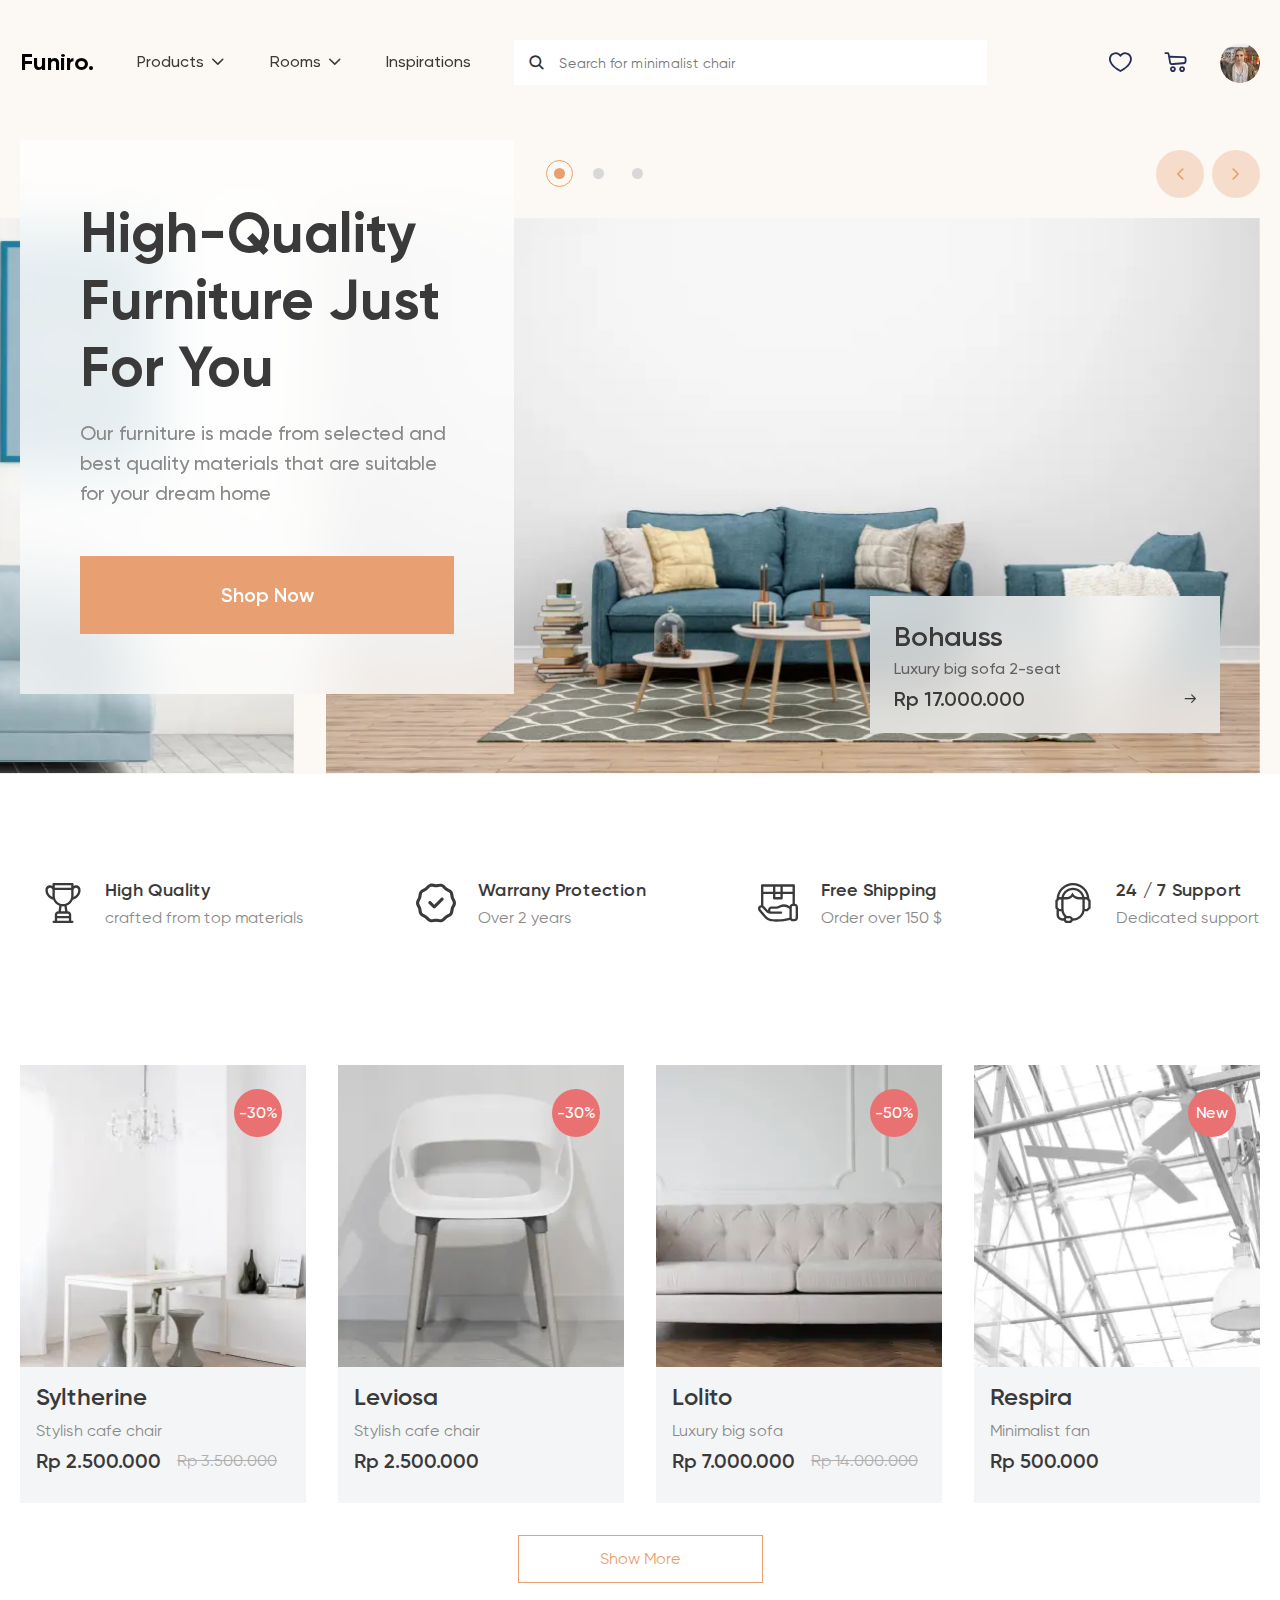
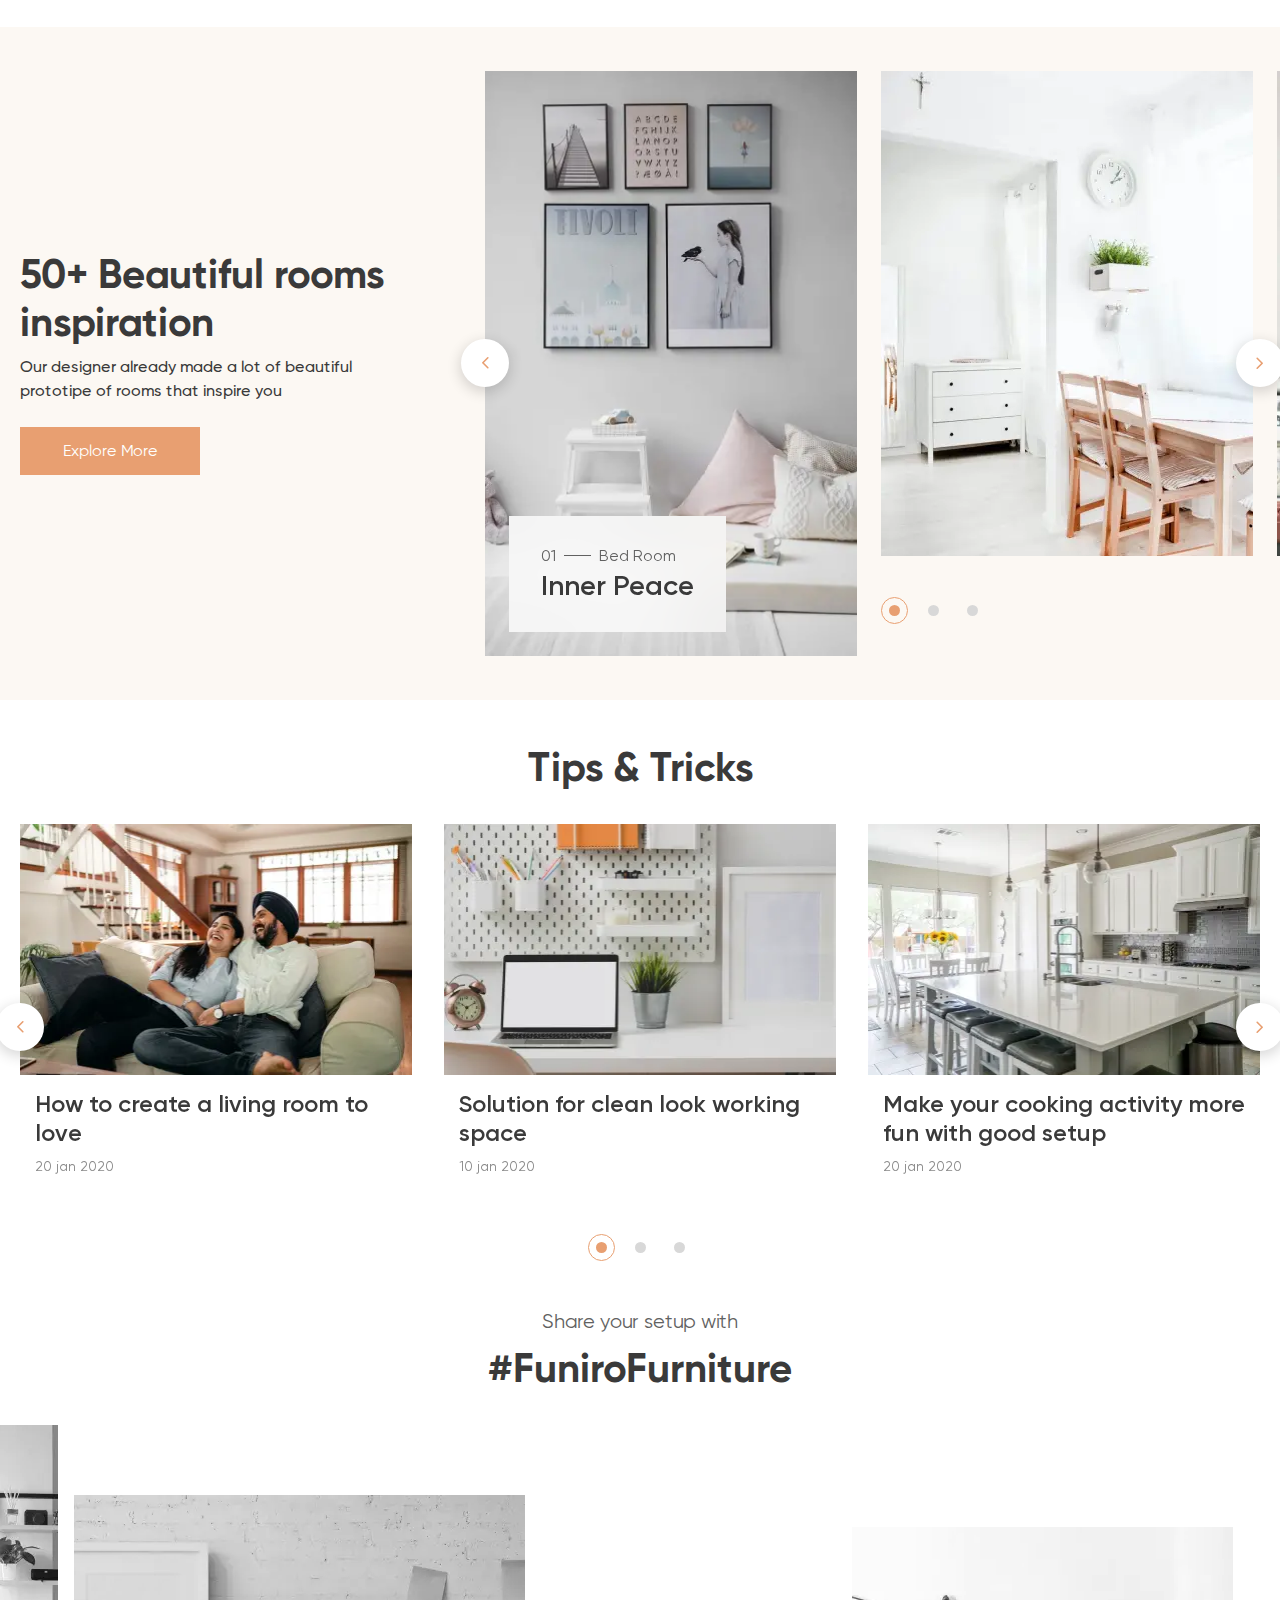
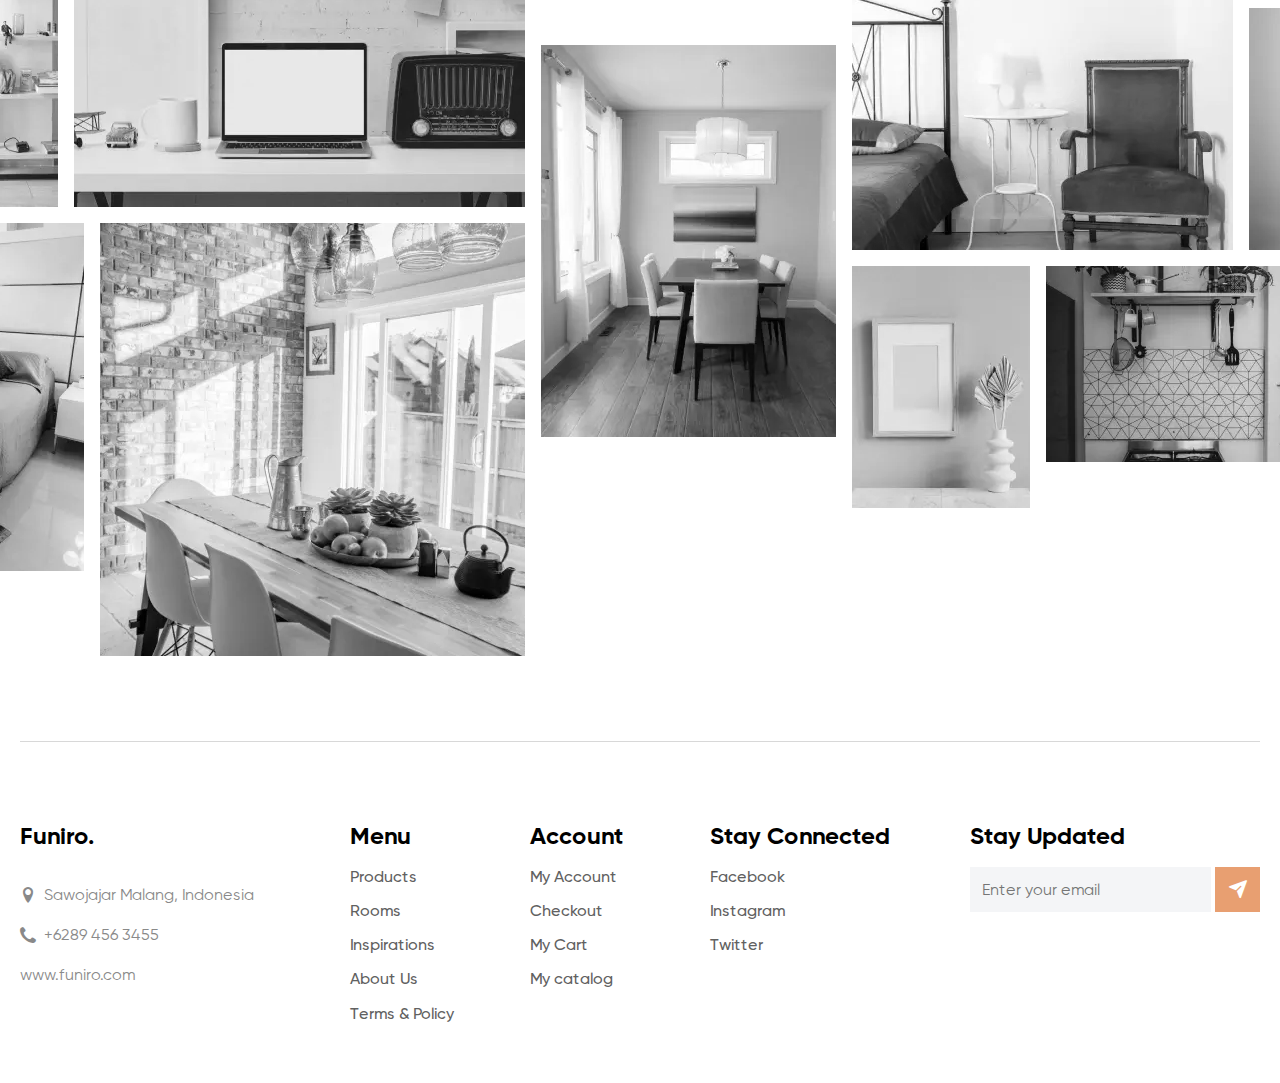
<file: index.html>
<!DOCTYPE html>
<html lang="ru">

<head>
	<title>Funiro</title>
	<meta charset="UTF-8">
	<meta name="format-detection" content="telephone=no">
	<!-- <style>body{opacity: 0;}</style> -->
	<link rel="stylesheet" href="css/style.min.css?_v=20220524034224">
	<link rel="shortcut icon" href="favicon.ico">
	<!-- <meta name="robots" content="noindex, nofollow"> -->
	<meta name="viewport" content="width=device-width, initial-scale=1.0">
</head>

<body>
	<div class="wrapper">
		<header class="header" data-scroll="40">
			<div class="header__wrapper">
				<div class="header__container">
					<div class="header__body">
						<div class="header__main">
							<a class="header__logo" href="#">Funiro.</a>
							<div class="header__menu menu">
								<nav class="menu__body">
									<ul data-spollers="768,max" data-one-spoller class="menu__list">
										<li class="menu__item">
											<a href="" class="menu__link">Products</a>
											<button data-spoller type="submit" class="menu__arrow _icon-arrow-down"></button>
											<ul class="menu__sub-list">
												<li class="menu__sub-item"><a href="" class="menu__sub-link">Product #1</a></li>
												<li class="menu__sub-item"><a href="" class="menu__sub-link">Product #2</a></li>
												<li class="menu__sub-item"><a href="" class="menu__sub-link">Product #3</a></li>
												<li class="menu__sub-item"><a href="" class="menu__sub-link">Product #4</a></li>
											</ul>
										</li>
										<li class="menu__item">
											<a href="" class="menu__link">Rooms</a>
											<button data-spoller type="submit" class="menu__arrow _icon-arrow-down"></button>
											<ul class="menu__sub-list">
												<li class="menu__sub-item"><a href="" class="menu__sub-link">Room #1</a></li>
												<li class="menu__sub-item"><a href="" class="menu__sub-link">Room #2</a></li>
												<li class="menu__sub-item"><a href="" class="menu__sub-link">Room #3</a></li>
												<li class="menu__sub-item"><a href="" class="menu__sub-link">Room #4</a></li>
											</ul>
										</li>
										<li class="menu__item"><a href="" class="menu__link">Inspirations</a></li>
									</ul>
								</nav>
							</div>
						</div>
						<div class="header__search">
							<div class="search-form">
								<button type="button" class="search-form__icon _icon-search"></button>
								<form action="#" class="search-form__item">
									<button type="button" class="search-form__btn _icon-search"></button>
									<input autocomplete="off" type="text" name="form[]" data-placeholder placeholder="Search for minimalist chair" class="search-form__input">
								</form>
							</div>
						</div>
						<div class="header__actions actions-header">
							<a href="" class="actions-header__item actions-header__item_favorites _icon-favorite"></a>
							<div class="actions-header__item cart-header">
								<a href="" class="cart-header__icon _icon-cart"></a>
								<div class="cart-header__body">
									<ul class="cart-header__list cart-list"></ul>
								</div>
							</div>
							<a href="" class="actions-header__item actions-header__item-user _ibg">
								<picture><source srcset="img/avatar.webp" type="image/webp"><img src="img/avatar.jpg" alt="Avatar"></picture>
							</a>
						</div>
						<button type="button" class="icon-menu"><span></span></button>
					</div>
				</div>
			</div>
		</header>
		<main class="page">
			<section class="page__main-slider main-slider">
				<div class="main-slider__container">
					<div class="main-slider__body">
						<div class="main-slider__content content-main">
							<h1 class="content-main__title">High-Quality
								Furniture Just
								For You</h1>
							<div class="content-main__text">Our furniture is made from selected and best quality materials that are
								suitable for your dream home</div>
							<a href="" data-da=".main-slider__body,991.98" class="content-main__button button">Shop Now</a>
						</div>
						<div class="main-slider__slider slider-main">
							<div class="slider-main__controls controls-slider-main">
								<div class="controls-slider-main__dotts"></div>
								<div class="controls-slider-main__arrows slider-arrows">
									<button type="button" class="slider-arrow slider-arrow_prev _icon-arrow-down"></button>
									<button type="button" class="slider-arrow slider-arrow_next _icon-arrow-down"></button>
								</div>
							</div>
							<div class="slider-main__slider swiper">
								<div class="slider-main__wrapper swiper-wrapper">
									<div class="slider-main__slide swiper-slide">
										<div class="slider-main__image slider-main__image-ibg">
											<picture><source srcset="img/main-slider/01.webp" type="image/webp"><img src="img/main-slider/01.jpg" alt="Image"></picture>
										</div>
										<a href="" data-swiper-parallax-opacity="0" data-swiper-parallax-x="-100%" class="slider-main__content">
											<div class="slider-main__title">Bohauss</div>
											<div class="slider-main__text">Luxury big sofa 2-seat</div>
											<div class="slider-main__price _icon-arrow-link">Rp 17.000.000</div>
										</a>
									</div>
									<div class="slider-main__slide swiper-slide">
										<div class="slider-main__image slider-main__image-ibg">
											<picture><source srcset="img/main-slider/02.webp" type="image/webp"><img src="img/main-slider/02.jpg" alt="Image"></picture>
										</div>
										<a href="" data-swiper-parallax-opacity="0" data-swiper-parallax-x="-100%" class="slider-main__content">
											<div class="slider-main__title">Bohauss</div>
											<div class="slider-main__text">Luxury big sofa 2-seat</div>
											<div class="slider-main__price _icon-arrow-link">Rp 17.000.000</div>
										</a>
									</div>
									<div class="slider-main__slide swiper-slide">
										<div class="slider-main__image slider-main__image-ibg">
											<picture><source srcset="img/main-slider/03.webp" type="image/webp"><img src="img/main-slider/03.jpg" alt="Image"></picture>
										</div>
										<a href="" data-swiper-parallax-opacity="0" data-swiper-parallax-x="-100%" class="slider-main__content">
											<div class="slider-main__title">Bohauss</div>
											<div class="slider-main__text">Luxury big sofa 2-seat</div>
											<div class="slider-main__price _icon-arrow-link">Rp 17.000.000</div>
										</a>
									</div>
								</div>
							</div>
						</div>
					</div>
				</div>
			</section>
			<section class="page__advantages advantages">
				<div class="advantages__container">
					<div class="advantages__item">
						<div class="advantages__icon">
							<img src="img/advantages/01.svg" alt="Cup">
						</div>
						<h3 class="advantages__title">High Quality</h3>
						<div class="advantages__text">crafted from top materials</div>
					</div>
					<div class="advantages__item">
						<div class="advantages__icon">
							<img src="img/advantages/02.svg" alt="Cup">
						</div>
						<h3 class="advantages__title">Warrany Protection</h3>
						<div class="advantages__text">Over 2 years</div>
					</div>
					<div class="advantages__item">
						<div class="advantages__icon">
							<img src="img/advantages/03.svg" alt="Cup">
						</div>
						<h3 class="advantages__title">Free Shipping</h3>
						<div class="advantages__text">Order over 150 $</div>
					</div>
					<div class="advantages__item">
						<div class="advantages__icon">
							<img src="img/advantages/04.svg" alt="Cup">
						</div>
						<h3 class="advantages__title">24 / 7 Support</h3>
						<div class="advantages__text">Dedicated support</div>
					</div>
				</div>
			</section>
			<section class="page__products products">
				<div class="products__container">
					<h2 class="products__title _title"></h2>
					<div class="products__items">
						<article class="products__item item-product" data-pid="1">
							<div class="item-product__labels">
								<div class="item-product__label item-product__label_sale">-30%</div>
							</div>
							<a href="" class="item-product__image item-product__image-ibg">
								<picture><source srcset="img/products/01.webp" type="image/webp"><img src="img/products/01.jpg" alt="furniture"></picture>
							</a>
							<div class="item-product__body">
								<div class="item-product__content">
									<h5 class="item-product__title">Syltherine</h5>
									<div class="item-product__text">Stylish cafe chair</div>
								</div>
								<div class="item-product__prices">
									<div class="item-product__price">Rp 2.500.000</div>
									<div class="item-product__price item-product__price_old">Rp 3.500.000</div>
								</div>
								<div class="item-product__actions actions-product">
									<div class="actions-product__body">
										<a href="" class="actions-product__button button _white">Add to cart</a>
										<a class="actions-product__link _icon-share">Share</a>
										<a class="actions-product__link _icon-favorite">Like</a>
									</div>
								</div>
							</div>
						</article>
						<article class="products__item item-product" data-pid="2">
							<div class="item-product__labels">
								<div class="item-product__label item-product__label_sale">-30%</div>
							</div>
							<a href="" class="item-product__image item-product__image-ibg">
								<picture><source srcset="img/products/02.webp" type="image/webp"><img src="img/products/02.jpg" alt="furniture"></picture>
							</a>
							<div class="item-product__body">
								<div class="item-product__content">
									<h5 class="item-product__title">Leviosa</h5>
									<div class="item-product__text">Stylish cafe chair</div>
								</div>
								<div class="item-product__prices">
									<div class="item-product__price">Rp 2.500.000</div>
									<div class="item-product__price item-product__price_old"></div>
								</div>
								<div class="item-product__actions actions-product">
									<div class="actions-product__body">
										<a href="" class="actions-product__button button _white">Add to cart</a>
										<a class="actions-product__link _icon-share">Share</a>
										<a class="actions-product__link _icon-favorite">Like</a>
									</div>
								</div>
							</div>
						</article>
						<article class="products__item item-product" data-pid="3">
							<div class="item-product__labels">
								<div class="item-product__label item-product__label_sale">-50%</div>
							</div>
							<a href="" class="item-product__image item-product__image-ibg">
								<picture><source srcset="img/products/03.webp" type="image/webp"><img src="img/products/03.jpg" alt="furniture"></picture>
							</a>
							<div class="item-product__body">
								<div class="item-product__content">
									<h5 class="item-product__title">Lolito</h5>
									<div class="item-product__text">Luxury big sofa</div>
								</div>
								<div class="item-product__prices">
									<div class="item-product__price">Rp 7.000.000</div>
									<div class="item-product__price item-product__price_old">Rp 14.000.000</div>
								</div>
								<div class="item-product__actions actions-product">
									<div class="actions-product__body">
										<a href="" class="actions-product__button button _white">Add to cart</a>
										<a class="actions-product__link _icon-share">Share</a>
										<a class="actions-product__link _icon-favorite">Like</a>
									</div>
								</div>
							</div>
						</article>
						<article class="products__item item-product" data-pid="4">
							<div class="item-product__labels">
								<div class="item-product__label item-product__label_sale">New</div>
							</div>
							<a href="" class="item-product__image item-product__image-ibg">
								<picture><source srcset="img/products/04.webp" type="image/webp"><img src="img/products/04.jpg" alt="furniture"></picture>
							</a>
							<div class="item-product__body">
								<div class="item-product__content">
									<h5 class="item-product__title">Respira</h5>
									<div class="item-product__text">Minimalist fan</div>
								</div>
								<div class="item-product__prices">
									<div class="item-product__price">Rp 500.000</div>
									<div class="item-product__price item-product__price_old"></div>
								</div>
								<div class="item-product__actions actions-product">
									<div class="actions-product__body">
										<a href="" class="actions-product__button button _white">Add to cart</a>
										<a class="actions-product__link _icon-share">Share</a>
										<a class="actions-product__link _icon-favorite">Like</a>
									</div>
								</div>
							</div>
						</article>
					</div>
					<div class="products__footer">
						<a href="" class="products__more button _white">Show More</a>
					</div>
				</div>
			</section>
			<section class="page__rooms rooms">
				<div class="rooms__container">
					<div class="rooms__body">
						<h2 class="rooms__title _title">50+ Beautiful rooms
							inspiration</h2>
						<div class="rooms__text">Our designer already made a lot of beautiful prototipe of rooms that inspire you
						</div>
						<a href="" class="rooms__button button">Explore More</a>
					</div>
					<div class="rooms__slider slider-rooms">
						<div class="slider-rooms__body swiper">
							<div class="slider-rooms__wrapper swiper-wrapper">
								<div class="slider-rooms__slide swiper-slide">
									<div class="slider-rooms__image-ibg">
										<picture><source srcset="img/rooms/01.webp" type="image/webp"><img src="img/rooms/01.jpg" alt="rooms"></picture>
									</div>
									<a href="" class="slider-rooms__content icon-arrow-link" data-swiper-parallax-opacity="0" data-swiper-parallax-y="-100%">
										<div class="slider-rooms__label label-slider">
											<div class="label-slider__number">01</div>
											<div class="label-slider__line"></div>
											<div class="label-slider__text">Bed Room</div>
										</div>
										<div class="slider-rooms__title">Inner Peace</div>
									</a>
								</div>
								<div class="slider-rooms__slide swiper-slide">
									<div class="slider-rooms__image-ibg">
										<picture><source srcset="img/rooms/02.webp" type="image/webp"><img src="img/rooms/02.jpg" alt="rooms"></picture>
									</div>
									<a href="" class="slider-rooms__content _icon-arrow-link" data-swiper-parallax-opacity="0" data-swiper-parallax-y="-100%">
										<div class="slider-rooms__label label-slider">
											<div class="label-slider__number">02</div>
											<div class="label-slider__line"></div>
											<div class="label-slider__text">Bed Room</div>
										</div>
										<div class="slider-rooms__title">Inner Peace</div>
									</a>
								</div>
								<div class="slider-rooms__slide swiper-slide">
									<div class="slider-rooms__image-ibg">
										<picture><source srcset="img/rooms/03.webp" type="image/webp"><img src="img/rooms/03.jpg" alt="rooms"></picture>
									</div>
									<a href="" class="slider-rooms__content _icon-arrow-link" data-swiper-parallax-opacity="0" data-swiper-parallax-y="-100%">
										<div class="slider-rooms__label label-slider">
											<div class="label-slider__number">03</div>
											<div class="label-slider__line"></div>
											<div class="label-slider__text">Bed Room</div>
										</div>
										<div class="slider-rooms__title">Inner Peace</div>
									</a>
								</div>
							</div>
						</div>
						<div class="slider-rooms__arrows slider-arrows">
							<button type="button" class="slider-arrow slider-arrow_white slider-arrow_prev _icon-arrow-down"></button>
							<button type="button" class="slider-arrow slider-arrow_white slider-arrow_next _icon-arrow-down"></button>
						</div>
						<div class="slider-rooms__dotts"></div>
					</div>
				</div>
			</section>
			<section class="page__tips tips">
				<div class="tips__container">
					<h2 class="tips__title _title">Tips & Tricks</h2>
					<div class="tips__slider slider-tips">
						<div class="slider-tips__slider swiper">
							<div class="slider-tips__wrapper swiper-wrapper">
								<div class="slider-tips__slide swiper-slide">
									<a href="" class="slider-tips__image-ibg">
										<picture><source srcset="img/tips/01.webp" type="image/webp"><img src="img/tips/01.jpg" alt="tips"></picture>
									</a>
									<div class="slider-tips__content">
										<div class="slider-tips__title">How to create a living
											room to love</div>
										<div class="slider-tips__text">20 jan 2020</div>
									</div>
								</div>
								<div class="slider-tips__slide swiper-slide">
									<a href="" class="slider-tips__image-ibg">
										<picture><source srcset="img/tips/02.webp" type="image/webp"><img src="img/tips/02.jpg" alt="tips"></picture>
									</a>
									<div class="slider-tips__content">
										<div class="slider-tips__title">Solution for clean look working
											space</div>
										<div class="slider-tips__text">10 jan 2020</div>
									</div>
								</div>
								<div class="slider-tips__slide swiper-slide">
									<a href="" class="slider-tips__image-ibg">
										<picture><source srcset="img/tips/03.webp" type="image/webp"><img src="img/tips/03.jpg" alt="tips"></picture>
									</a>
									<div class="slider-tips__content">
										<div class="slider-tips__title">Make your cooking activity
											more fun with good setup</div>
										<div class="slider-tips__text">20 jan 2020</div>
									</div>
								</div>
							</div>
						</div>
						<div class="slider-tips__dotts"></div>
						<div class="slider-tips__arrows slider-arrows">
							<button type="button" class="slider-arrow slider-arrow_white slider-arrow_prev _icon-arrow-down"></button>
							<button type="button" class="slider-arrow slider-arrow_white slider-arrow_next _icon-arrow-down"></button>
						</div>
					</div>
				</div>
			</section>
			<section class="page__furniture furniture">
				<div class="furniture__wrapper">
					<div class="furniture__label">Share your setup with</div>
					<div class="furniture__title _title">#FuniroFurniture</div>
					<div class="furniture__body" data-speed="0.01">
						<div class="furniture__items" data-gallery>
							<div class="furniture__column">
								<div class="furniture__row row-furniture row-furniture_left-top">
									<a href="img/furniture/09.jpg" class="row-furniture__item"><picture><source srcset="img/furniture/09.webp" type="image/webp"><img src="img/furniture/09.jpg" alt="Image"></picture></a>
									<a href="img/furniture/01.jpg" class="row-furniture__item"><picture><source srcset="img/furniture/01.webp" type="image/webp"><img src="img/furniture/01.jpg" alt="Image"></picture></a>
									<a href="img/furniture/02.jpg" class="row-furniture__item"><picture><source srcset="img/furniture/02.webp" type="image/webp"><img src="img/furniture/02.jpg" alt="Image"></picture></a>
								</div>
								<div class="furniture__row row-furniture row-furniture_left-bottom">
									<a href="img/furniture/04.jpg" class="row-furniture__item"><picture><source srcset="img/furniture/04.webp" type="image/webp"><img src="img/furniture/04.jpg" alt="Image"></picture></a>
									<a href="img/furniture/06.jpg" class="row-furniture__item"><picture><source srcset="img/furniture/06.webp" type="image/webp"><img src="img/furniture/06.jpg" alt="Image"></picture></a>
									<a href="img/furniture/07.jpg" class="row-furniture__item"><picture><source srcset="img/furniture/07.webp" type="image/webp"><img src="img/furniture/07.jpg" alt="Image"></picture></a>
								</div>
							</div>
							<div class="furniture__column">
								<div class="furniture__row row-furniture row-furniture_center">
									<a href="img/furniture/03.jpg" class="row-furniture__item"><picture><source srcset="img/furniture/03.webp" type="image/webp"><img src="img/furniture/03.jpg" alt="Image"></picture></a>
								</div>
							</div>
							<div class="furniture__column">
								<div class="furniture__row row-furniture row-furniture_right-top">
									<a href="img/furniture/04.jpg" class="row-furniture__item"><picture><source srcset="img/furniture/04.webp" type="image/webp"><img src="img/furniture/04.jpg" alt="Image"></picture></a>
									<a href="img/furniture/05.jpg" class="row-furniture__item"><picture><source srcset="img/furniture/05.webp" type="image/webp"><img src="img/furniture/05.jpg" alt="Image"></picture></a>
									<a href="img/furniture/01.jpg" class="row-furniture__item"><picture><source srcset="img/furniture/01.webp" type="image/webp"><img src="img/furniture/01.jpg" alt="Image"></picture></a>
								</div>
								<div class="furniture__row row-furniture row-furniture_right-bottom">
									<a href="img/furniture/08.jpg" class="row-furniture__item"><picture><source srcset="img/furniture/08.webp" type="image/webp"><img src="img/furniture/08.jpg" alt="Image"></picture></a>
									<a href="img/furniture/09.jpg" class="row-furniture__item"><picture><source srcset="img/furniture/09.webp" type="image/webp"><img src="img/furniture/09.jpg" alt="Image"></picture></a>
									<a href="img/furniture/06.jpg" class="row-furniture__item"><picture><source srcset="img/furniture/06.webp" type="image/webp"><img src="img/furniture/06.jpg" alt="Image"></picture></a>
								</div>
							</div>
						</div>
					</div>
				</div>
			</section>
		</main>
		<footer class="footer">
			<div class="footer__container">
				<div class="footer__body">
					<div class="footer__main">
						<a href="#" class="footer__logo  _footer-title">Funiro.</a>
						<div class="footer__text"></div>
						<div class="footer__contacts contacts-footer">
							<a href="" class="contacts-footer__item _icon-location">Sawojajar Malang, Indonesia</a>
							<a href="tel:+62894563455" class="contacts-footer__item _icon-phone">+6289 456 3455</a>
							<a href="https://www.funiro.com" target='_blank' class="contacts-footer__item">www.funiro.com</a>
						</div>
					</div>
					<div data-spollers="768,max" class="footer__menu menu-footer">
						<div class="menu-footer__column">
							<button data-spoller type="button" class="menu-footer__title _footer-title">Menu</button>
							<ul class="menu-footer__list">
								<li><a href="" class="menu-footer__link">Products</a></li>
								<li><a href="" class="menu-footer__link">Rooms</a></li>
								<li><a href="" class="menu-footer__link">Inspirations</a></li>
								<li><a href="" class="menu-footer__link">About Us</a></li>
								<li><a href="" class="menu-footer__link">Terms & Policy</a></li>
							</ul>
						</div>
						<div class="menu-footer__column">
							<button data-spoller type="button" class="menu-footer__title _footer-title">Account</button>
							<ul class="menu-footer__list">
								<li><a href="" class="menu-footer__link">My Account</a></li>
								<li><a href="" class="menu-footer__link">Checkout</a></li>
								<li><a href="" class="menu-footer__link">My Cart</a></li>
								<li><a href="" class="menu-footer__link">My catalog</a></li>
							</ul>
						</div>
						<div class="menu-footer__column">
							<button data-spoller type="button" class="menu-footer__title _footer-title">Stay Connected</button>
							<ul class="menu-footer__list">
								<li><a href="" class="menu-footer__link">Facebook</a></li>
								<li><a href="" class="menu-footer__link">Instagram</a></li>
								<li><a href="" class="menu-footer__link">Twitter</a></li>
							</ul>
						</div>
					</div>
					<div class="footer__subscribe subscribe">
						<div class="subscribe__title _footer-title">Stay Updated</div>
						<form action="#" class="subscribe__form">
							<input autocomplete="off" data-error="Введен не верный E-mail" data-required="email" type="text" name="form[]" data-placeholder data-validate placeholder="Enter your email" class="subscribe__input">
							<button type="submit" class="subscribe__button _icon-send"></button>
						</form>
					</div>
				</div>
			</div>
		</footer>
	</div>
	<!-- <div id="popup" aria-hidden="true" class="popup">
	<div class="popup__wrapper">
		<div class="popup__content">
			<button data-close type="button" class="popup__close">Закрыть</button>
			<div class="popup__text">
				Text
			</div>
		</div>
	</div>
</div> -->
	<script src="js/app.min.js?_v=20220524034224"></script>
</body>

</html>
</file>
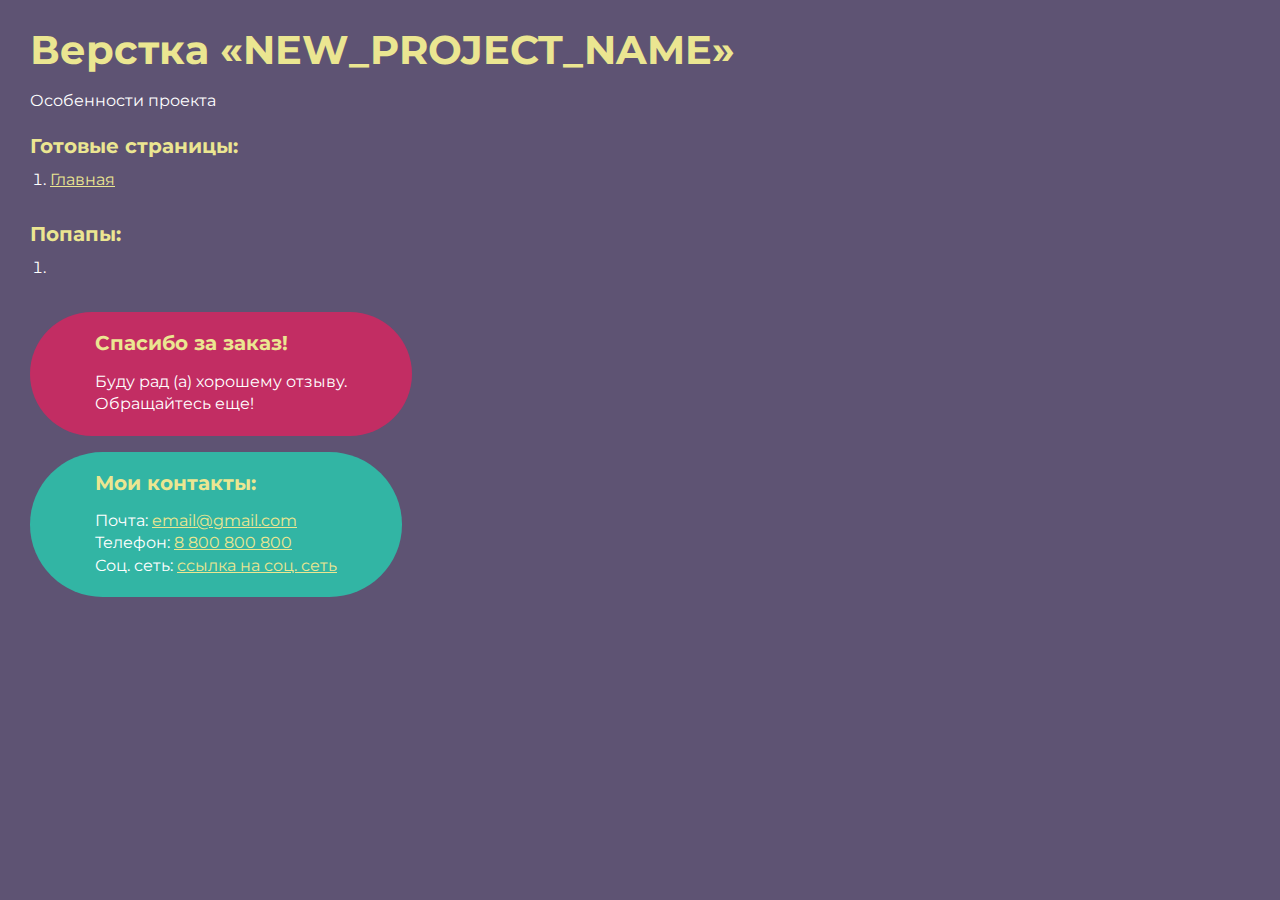
<file: src/index.html>
<!DOCTYPE html>
<html>
	<head>
		<meta charset="UTF-8">
		<meta name="viewport" content="width=device-width, initial-scale=1.0">
		<title>Верстка «NEW_PROJECT_NAME»</title>
	</head>
	<body>
		<div class="rootpage">
			<h1>Верстка «NEW_PROJECT_NAME»</h1>
			<div class="rootpage__info">
				Особенности проекта
			</div>
			<h2>Готовые страницы:</h2>
			<ol class="rootpage__list">
				<li><a target="_blank" href="home.html">Главная</a></li>
			</ol>
			<h2>Попапы:</h2>
			<ol class="rootpage__list">
				<li><a target="_blank" href="home.html#"></a></li>
			</ol>
			<div class="rootpage__tnx">
				<h2>Спасибо за заказ!</h2>
				<p>Буду рад (а) хорошему отзыву.</p>
				<p>Обращайтесь еще!</p>
			</div>
			<div class="rootpage__contacts">
				<h2>Мои контакты:</h2>
				<p>Почта: <a href="mailto:email@gmail.com">email@gmail.com</a></p>
				<p>Телефон: <a href="tel:8800800800">8 800 800 800</a></p>
				<p>Соц. сеть: <a href="">ссылка на соц. сеть</a></p>
			</div>
		</div>
	</body>
	<style>
		@charset "UTF-8";
		@import url("https://fonts.googleapis.com/css?family=Montserrat:regular,700&display=swap");
		* ,*::before, *::after {
			padding: 0px;
			margin: 0px;
			border: 0px;
			box-sizing: border-box; 
		}
		html, body {
			height: 100%;
			margin: 0;
			padding: 0;
			min-width: 320px;
			width: 100%;
			color: #fff;
			background-color: #5e5373;
		}
		body {
			font-family: Montserrat;
			font-size: 100%;
			line-height: 1;
			font-size: 1rem;
		}
		a {
			text-decoration: underline;
			color: #ebe691
		}
		a:visited {
			text-decoration: underline;
			color: #aaa768;
		}
			a:hover {
			text-decoration: none;
		}
		ul li {
			list-style: none;
		}
		img {
			vertical-align: top;
		}
		.wrapper {
			width: 100%;
			min-height: 100%;
			overflow: hidden;
		}
		.rootpage{
			padding: 30px;
			display: flex;
			flex-direction: column;
			align-items: flex-start;
		}
		@media (max-width: 767px) {
			.rootpage{
				padding:30px 15px;
			}
		}
		h1 {
			color: #ebe691;
			font-size: 2.5rem;
			margin: 0px 0px 1.25rem 0px;
		}
		@media (max-width: 767px) {
			h1 {
				font-size: 1.85rem;
				margin: 0px 0px 1.25rem 0px;
			}
		}
		h2 {
			color: #ebe691;
			font-size: 1.25rem;
			margin: 0px 0px 1rem 0px;
		}
		@media (max-width: 767px) {
			 h2 {
				font-size: 1.125rem;
				margin: 0px 0px 1rem 0px;
			}
		}
		.rootpage__info{
			line-height: 140%;
			margin: 0px 0px 1.5rem 0px;
		}

		.rootpage__list{
			margin: 0px 0px 2.25rem 1.25rem;
		}
		.rootpage__list li:not(:last-child){
			margin: 0px 0px 15px 0px;
		}
		.rootpage__contacts,
		.rootpage__tnx{
			border-radius: 200px;
			padding: 20px 65px;
			line-height: 140%;
		}
		@media (max-width: 767px){
		.rootpage__contacts,
		.rootpage__tnx{
			border-radius:40px;
			padding: 20px;
		}
		}
		.rootpage__contacts{
			background: #32b5a4;
			
		}
		.rootpage__contacts a{
			color: #ebe691;
		}
		.rootpage__tnx{
			background: #c22d63;
			margin: 0px 0px 1rem 0px;
		}
	</style>
</html>
</file>
<file: css/style.min.css>
@charset "UTF-8";@font-face{font-family:Gilroy;font-display:swap;src:url(../fonts/Gilroy-Bold.woff2) format("woff2"),url(../fonts/Gilroy-Bold.woff) format("woff");font-weight:700;font-style:normal}@font-face{font-family:Gilroy;font-display:swap;src:url(../fonts/Gilroy-Regular.woff2) format("woff2"),url(../fonts/Gilroy-Regular.woff) format("woff");font-weight:400;font-style:normal}@font-face{font-family:Gilroy;font-display:swap;src:url(../fonts/Gilroy-Medium.woff2) format("woff2"),url(../fonts/Gilroy-Medium.woff) format("woff");font-weight:500;font-style:normal}@font-face{font-family:Gilroy;font-display:swap;src:url(../fonts/Gilroy-SemiBold.woff2) format("woff2"),url(../fonts/Gilroy-SemiBold.woff) format("woff");font-weight:600;font-style:normal}@font-face{font-family:icons;font-display:swap;src:url(../fonts/icons.woff2) format("woff2"),url(../fonts/icons.woff) format("woff");font-weight:400;font-style:normal}._spoller-init .menu-footer__title::before,[class*=_icon-]:before{font-family:icons;font-style:normal;font-weight:400;font-variant:normal;text-transform:none;line-height:1;-webkit-font-smoothing:antialiased;-moz-osx-font-smoothing:grayscale}[class*=_icon-]:before{display:block}._icon-search:before{content:"\e905"}._icon-arrow-down:before,._spoller-init .menu-footer__title:before{content:"\e900"}._icon-arrow-link:before{content:"\e901"}._icon-cart:before{content:"\e902"}._icon-favorite:before{content:"\e903"}._icon-phone:before{content:"\e904"}._icon-send:before{content:"\e906"}._icon-share:before{content:"\e907"}._icon-location:before{content:"\e947"}*{padding:0;margin:0;border:0}*,:after,:before{-webkit-box-sizing:border-box;box-sizing:border-box}body,html{height:100%;min-width:320px}body{color:#3a3a3a;line-height:1;font-family:Gilroy;font-size:1rem;-ms-text-size-adjust:100%;-moz-text-size-adjust:100%;-webkit-text-size-adjust:100%;-webkit-font-smoothing:antialiased;-moz-osx-font-smoothing:grayscale}button,input,textarea{font-family:Gilroy;font-size:inherit}button{cursor:pointer;color:inherit;background-color:inherit}a{color:inherit}a:link,a:visited{text-decoration:none}a:hover{text-decoration:none}ul li{list-style:none}img{vertical-align:top}h1,h2,h3,h4,h5,h6{font-weight:inherit;font-size:inherit}.lock body{overflow:hidden;-ms-touch-action:none;touch-action:none}.wrapper{min-height:100%;display:-webkit-box;display:-ms-flexbox;display:flex;-webkit-box-orient:vertical;-webkit-box-direction:normal;-ms-flex-direction:column;flex-direction:column;overflow:hidden}.wrapper>main{-webkit-box-flex:1;-ms-flex:1 1 auto;flex:1 1 auto}.wrapper>*{min-width:0}[class*=__container]{max-width:77.5rem;-webkit-box-sizing:content-box;box-sizing:content-box;margin:0 auto;padding:0 .9375rem}[class*=-ibg]{position:relative}[class*=-ibg] img{position:absolute;width:100%;height:100%;top:0;left:0;-o-object-fit:cover;object-fit:cover}[class*=-ibg_contain] img{-o-object-fit:contain;object-fit:contain}._footer-title{font-weight:700;line-height:120.8333333333%;color:#000}@supports (font-size:clamp(1.25rem ,1.1657894737rem + 0.4210526316vw ,1.5rem)){._footer-title{font-size:clamp(1.25rem ,1.1657894737rem + .4210526316vw ,1.5rem)}}@supports not (font-size:clamp(1.25rem ,1.1657894737rem + 0.4210526316vw ,1.5rem)){._footer-title{font-size:calc(1.25rem + .25 * (100vw - 20rem)/ 59.375)}}._title{font-weight:700;line-height:120%;text-align:center}@supports (font-size:clamp(1.5rem ,1.1631578947rem + 1.6842105263vw ,2.5rem)){._title{font-size:clamp(1.5rem ,1.1631578947rem + 1.6842105263vw ,2.5rem)}}@supports not (font-size:clamp(1.5rem ,1.1631578947rem + 1.6842105263vw ,2.5rem)){._title{font-size:calc(1.5rem + 1 * (100vw - 20rem)/ 59.375)}}.button{display:-webkit-inline-box;display:-ms-inline-flexbox;display:inline-flex;-webkit-box-pack:center;-ms-flex-pack:center;justify-content:center;-webkit-box-align:center;-ms-flex-align:center;align-items:center;padding:0 15px;text-align:center;-webkit-transition:all .3s ease 0s;-o-transition:all .3s ease 0s;transition:all .3s ease 0s;min-height:48px}.button._white{color:#e89f71;background-color:#fff}.slider-arrows{display:-ms-grid;display:grid;-ms-grid-columns:(48px)[2];grid-template-columns:repeat(2,48px);-webkit-column-gap:8px;-moz-column-gap:8px;column-gap:8px}.slider-arrow{pointer-events:auto;border-radius:50%;height:48px;background-color:rgba(232,159,113,.3);color:#e89f71;font-size:.75rem;cursor:pointer}.slider-arrow_prev::before{-webkit-transform:rotate(90deg);-ms-transform:rotate(90deg);transform:rotate(90deg)}.slider-arrow_next::before{-webkit-transform:rotate(-90deg);-ms-transform:rotate(-90deg);transform:rotate(-90deg)}.slider-arrow_white{-webkit-box-shadow:0 4px 14px 1px rgba(0,0,0,.16);box-shadow:0 4px 14px 1px rgba(0,0,0,.16);background-color:#fff}.swiper-pagination-bullets{display:-webkit-box;display:-ms-flexbox;display:flex;-ms-flex-wrap:wrap;flex-wrap:wrap}.swiper-pagination-bullet{cursor:pointer;-webkit-box-flex:0;-ms-flex:0 0 27px;flex:0 0 27px;height:27px;position:relative;display:-webkit-box;display:-ms-flexbox;display:flex;-webkit-box-pack:center;-ms-flex-pack:center;justify-content:center;-webkit-box-align:center;-ms-flex-align:center;align-items:center;margin:2px 0}.swiper-pagination-bullet:not(:last-child){margin-right:12px}.swiper-pagination-bullet::after{content:"";width:11px;height:11px;background-color:#d8d8d8;border-radius:50%;-webkit-transition:background-color .3s ease 0s;-o-transition:background-color .3s ease 0s;transition:background-color .3s ease 0s}.swiper-pagination-bullet::before{content:"";position:absolute;top:0;left:0;width:100%;height:100%;border-radius:50%;border:1px solid #e89f71;-webkit-transition:-webkit-transform .3s ease 0s;transition:-webkit-transform .3s ease 0s;-o-transition:transform .3s ease 0s;transition:transform .3s ease 0s;transition:transform .3s ease 0s,-webkit-transform .3s ease 0s;-webkit-transform:scale(0);-ms-transform:scale(0);transform:scale(0)}.swiper-pagination-bullet-active::after{background-color:#e89f71}.swiper-pagination-bullet-active::before{-webkit-transform:scale(1);-ms-transform:scale(1);transform:scale(1)}.header{position:absolute;width:100%;top:0;left:0}.header._header-scroll .header__wrapper{background-color:rgba(255,255,255,.8)}.header._header-scroll .header__body{min-height:50px}.header__wrapper{-webkit-transition:background-color .3s ease 0s;-o-transition:background-color .3s ease 0s;transition:background-color .3s ease 0s;position:fixed;width:100%;top:0;left:0;z-index:50}.header__body{-webkit-transition:min-height .3s ease 0s;-o-transition:min-height .3s ease 0s;transition:min-height .3s ease 0s;display:-webkit-box;display:-ms-flexbox;display:flex;-webkit-box-align:center;-ms-flex-align:center;align-items:center;padding:.3125rem 0;min-height:7.8125rem;position:relative}.header__main{display:-webkit-box;display:-ms-flexbox;display:flex;-webkit-box-align:center;-ms-flex-align:center;align-items:center;-webkit-box-flex:0;-ms-flex:0 0 39.8387096774%;flex:0 0 39.8387096774%}.header__logo{font-weight:700;font-size:1.5rem;line-height:120.8333333333%;color:#000;position:relative;z-index:5}@supports (padding-right:clamp(0.9375rem ,0.5796052632rem + 1.7894736842vw ,2rem)){.header__search{padding-right:clamp(.9375rem ,.5796052632rem + 1.7894736842vw ,2rem)}}@supports not (padding-right:clamp(0.9375rem ,0.5796052632rem + 1.7894736842vw ,2rem)){.header__search{padding-right:calc(.9375rem + 1.0625 * (100vw - 20rem)/ 59.375)}}.menu{-webkit-box-flex:0;-ms-flex:0 1 26.25rem;flex:0 1 26.25rem}.menu__item{display:-webkit-box;display:-ms-flexbox;display:flex;-webkit-box-align:center;-ms-flex-align:center;align-items:center;-webkit-box-pack:justify;-ms-flex-pack:justify;justify-content:space-between;-ms-flex-wrap:wrap;flex-wrap:wrap;margin:0 .1875rem;padding:.3125rem 0;position:relative}.menu__link{font-weight:500;color:inherit;-webkit-transition:color .3s ease 0s;-o-transition:color .3s ease 0s;transition:color .3s ease 0s}.menu__arrow{margin-left:.5rem;-webkit-transition:all .3s ease 0s;-o-transition:all .3s ease 0s;transition:all .3s ease 0s;font-size:.75rem}.menu__sub-list{position:relative;background-color:#e89f71;padding:.9375rem;-webkit-box-flex:1;-ms-flex:1 1 100%;flex:1 1 100%}.menu__sub-item:not(:last-child){margin-bottom:.3125rem}.menu__sub-link{color:#fff;line-height:120%}.search-form{max-width:29.5625rem}.search-form._active .search-form__item{opacity:1;top:100%;visibility:visible}.search-form._active .search-form__icon{color:#e89f71}.search-form__icon{position:relative;z-index:5;font-size:1.375rem;color:#262f56}.search-form__item{background-color:#fff;display:-webkit-box;display:-ms-flexbox;display:flex;-webkit-box-align:center;-ms-flex-align:center;align-items:center}.search-form__btn{-webkit-box-flex:0;-ms-flex:0 0 2.8125rem;flex:0 0 2.8125rem;height:2.8125rem;color:#333;font-size:.9375rem}.search-form__input{font-size:.875rem;width:100%;padding:0 20px 0 0;color:#616161}.actions-header{position:relative;z-index:5;display:-ms-grid;display:grid;-ms-grid-columns:auto;grid-template-columns:auto;grid-auto-flow:column;-webkit-box-align:center;-ms-flex-align:center;align-items:center}@supports (gap:clamp(0.9375rem ,0.5796052632rem + 1.7894736842vw ,2rem)){.actions-header{gap:clamp(.9375rem ,.5796052632rem + 1.7894736842vw ,2rem)}}@supports not (gap:clamp(0.9375rem ,0.5796052632rem + 1.7894736842vw ,2rem)){.actions-header{gap:calc(.9375rem + 1.0625 * (100vw - 20rem)/ 59.375)}}.actions-header__item_favorites{color:#262f56;font-size:1.5rem;-webkit-transition:color .3s ease 0s;-o-transition:color .3s ease 0s;transition:color .3s ease 0s}.actions-header__item-user{overflow:hidden;border-radius:50%}@supports (width:clamp(1.875rem ,1.6644736842rem + 1.0526315789vw ,2.5rem)){.actions-header__item-user{width:clamp(1.875rem ,1.6644736842rem + 1.0526315789vw ,2.5rem)}}@supports not (width:clamp(1.875rem ,1.6644736842rem + 1.0526315789vw ,2.5rem)){.actions-header__item-user{width:calc(1.875rem + .625 * (100vw - 20rem)/ 59.375)}}@supports (height:clamp(1.875rem ,1.6644736842rem + 1.0526315789vw ,2.5rem)){.actions-header__item-user{height:clamp(1.875rem ,1.6644736842rem + 1.0526315789vw ,2.5rem)}}@supports not (height:clamp(1.875rem ,1.6644736842rem + 1.0526315789vw ,2.5rem)){.actions-header__item-user{height:calc(1.875rem + .625 * (100vw - 20rem)/ 59.375)}}.cart-header__icon{color:#262f56;font-size:1.5rem;-webkit-transition:color .3s ease 0s;-o-transition:color .3s ease 0s;transition:color .3s ease 0s;position:relative;display:block}.cart-header__icon span{position:absolute;width:20px;height:20px;display:-webkit-box;display:-ms-flexbox;display:flex;-webkit-box-pack:center;-ms-flex-pack:center;justify-content:center;-webkit-box-align:center;-ms-flex-align:center;align-items:center;top:-10px;right:-10px;border-radius:50%;background-color:#e89f71;color:#fff;font-size:.75rem}.icon-menu{display:none}.footer__body{display:-ms-grid;display:grid;border-top:1px solid #d8d8d8;-ms-grid-columns:250px 1fr 290px;grid-template-columns:250px 1fr 290px}@supports (padding-top:clamp(1.875rem ,0.8223684211rem + 5.2631578947vw ,5rem)){.footer__body{padding-top:clamp(1.875rem ,.8223684211rem + 5.2631578947vw ,5rem)}}@supports not (padding-top:clamp(1.875rem ,0.8223684211rem + 5.2631578947vw ,5rem)){.footer__body{padding-top:calc(1.875rem + 3.125 * (100vw - 20rem)/ 59.375)}}@supports (padding-bottom:clamp(1.875rem ,1.2434210526rem + 3.1578947368vw ,3.75rem)){.footer__body{padding-bottom:clamp(1.875rem ,1.2434210526rem + 3.1578947368vw ,3.75rem)}}@supports not (padding-bottom:clamp(1.875rem ,1.2434210526rem + 3.1578947368vw ,3.75rem)){.footer__body{padding-bottom:calc(1.875rem + 1.875 * (100vw - 20rem)/ 59.375)}}@supports ((-moz-column-gap:clamp(0.0000000625rem ,-1.6842104428rem + 8.4210525263vw ,5rem)) or (column-gap:clamp(0.0000000625rem ,-1.6842104428rem + 8.4210525263vw ,5rem))){.footer__body{-webkit-column-gap:clamp(.0000000625rem ,-1.6842104428rem + 8.4210525263vw ,5rem);-moz-column-gap:clamp(.0000000625rem ,-1.6842104428rem + 8.4210525263vw ,5rem);column-gap:clamp(.0000000625rem ,-1.6842104428rem + 8.4210525263vw ,5rem)}}@supports not ((-moz-column-gap:clamp(0.0000000625rem ,-1.6842104428rem + 8.4210525263vw ,5rem)) or (column-gap:clamp(0.0000000625rem ,-1.6842104428rem + 8.4210525263vw ,5rem))){.footer__body{-webkit-column-gap:calc(.0000000625rem + 4.9999999375 * (100vw - 20rem)/ 59.375);-moz-column-gap:calc(.0000000625rem + 4.9999999375 * (100vw - 20rem)/ 59.375);column-gap:calc(.0000000625rem + 4.9999999375 * (100vw - 20rem)/ 59.375)}}.footer__main{display:-webkit-box;display:-ms-flexbox;display:flex;-webkit-box-orient:vertical;-webkit-box-direction:normal;-ms-flex-direction:column;flex-direction:column;-webkit-box-align:start;-ms-flex-align:start;align-items:flex-start}.footer__logo{margin:0 0 .6666666667em 0}.footer__text{color:#898989;line-height:150%}.footer__text:not(:last-child){margin:0 0 1em 0}.contacts-footer{display:-webkit-box;display:-ms-flexbox;display:flex;-webkit-box-orient:vertical;-webkit-box-direction:normal;-ms-flex-direction:column;flex-direction:column;-webkit-box-align:start;-ms-flex-align:start;align-items:flex-start}.contacts-footer__item{display:-webkit-inline-box;display:-ms-inline-flexbox;display:inline-flex;-webkit-box-align:center;-ms-flex-align:center;align-items:center;line-height:150%;color:#898989;-webkit-transition:color .3s ease 0s;-o-transition:color .3s ease 0s;transition:color .3s ease 0s}.contacts-footer__item::before{margin:0 8px 0 0}@supports (margin-bottom:clamp(0.625rem ,0.4986842105rem + 0.6315789474vw ,1rem)){.contacts-footer__item:not(:last-child){margin-bottom:clamp(.625rem ,.4986842105rem + .6315789474vw ,1rem)}}@supports not (margin-bottom:clamp(0.625rem ,0.4986842105rem + 0.6315789474vw ,1rem)){.contacts-footer__item:not(:last-child){margin-bottom:calc(.625rem + .375 * (100vw - 20rem)/ 59.375)}}.menu-footer__title{cursor:default}._spoller-init .menu-footer__title{display:-webkit-box;display:-ms-flexbox;display:flex;width:100%;-webkit-box-orient:horizontal;-webkit-box-direction:reverse;-ms-flex-direction:row-reverse;flex-direction:row-reverse;-webkit-box-pack:justify;-ms-flex-pack:justify;justify-content:space-between;-webkit-box-align:center;-ms-flex-align:center;align-items:center}._spoller-init .menu-footer__title::before{font-size:.75rem}.menu-footer__title._active::before{-webkit-transform:rotate(-180deg);-ms-transform:rotate(-180deg);transform:rotate(-180deg);-webkit-transition:-webkit-transform .3s ease 0s;transition:-webkit-transform .3s ease 0s;-o-transition:transform .3s ease 0s;transition:transform .3s ease 0s;transition:transform .3s ease 0s,-webkit-transform .3s ease 0s}.menu-footer__list li:not(:last-child){margin-bottom:15px}.menu-footer__link{color:#616161;-webkit-transition:color .3s ease 0s;-o-transition:color .3s ease 0s;transition:color .3s ease 0s;line-height:120%;font-weight:500}.subscribe__title{margin:0 0 .6666666667em 0}.subscribe__form{display:-webkit-box;display:-ms-flexbox;display:flex;position:relative}.subscribe__form .form__error{position:absolute;top:100%;margin:3px 0 0 0;left:12px;color:red;font-size:.75rem}.subscribe__input{width:100%;padding:0 .75rem;background-color:#f4f5f7;color:#828282}.subscribe__button{-webkit-box-flex:0;-ms-flex:0 0 2.8125rem;flex:0 0 2.8125rem;height:2.8125rem;display:-webkit-box;display:-ms-flexbox;display:flex;-webkit-box-pack:center;-ms-flex-pack:center;justify-content:center;-webkit-box-align:center;-ms-flex-align:center;align-items:center;font-size:1.125rem;background-color:#e89f71;color:#fff;margin:0 0 0 4px;-webkit-transition:background-color .3s ease 0s;-o-transition:background-color .3s ease 0s;transition:background-color .3s ease 0s}.main-slider{background-color:#fcf8f3}.main-slider__container{position:relative}.main-slider__body{padding:140px 0 0 0;position:relative;z-index:2}.main-slider__content{-ms-flex-item-align:start;-ms-grid-row-align:start;align-self:start;-webkit-box-flex:0;-ms-flex:0 0 39.8387096774%;flex:0 0 39.8387096774%}@supports (margin-bottom:clamp(0.9375rem ,-0.4309210526rem + 6.8421052632vw ,5rem)){.main-slider__content{margin-bottom:clamp(.9375rem ,-.4309210526rem + 6.8421052632vw ,5rem)}}@supports not (margin-bottom:clamp(0.9375rem ,-0.4309210526rem + 6.8421052632vw ,5rem)){.main-slider__content{margin-bottom:calc(.9375rem + 4.0625 * (100vw - 20rem)/ 59.375)}}.main-slider__slider{-webkit-box-flex:1;-ms-flex:1 1 auto;flex:1 1 auto;min-width:0;-ms-flex-item-align:end;align-self:flex-end}.content-main{position:relative;z-index:5;padding-left:15px;padding-right:15px;background-color:rgba(255,255,255,.72)}@supports (padding-top:clamp(0.9375rem ,-0.0098684211rem + 4.7368421053vw ,3.75rem)){.content-main{padding-top:clamp(.9375rem ,-.0098684211rem + 4.7368421053vw ,3.75rem)}}@supports not (padding-top:clamp(0.9375rem ,-0.0098684211rem + 4.7368421053vw ,3.75rem)){.content-main{padding-top:calc(.9375rem + 2.8125 * (100vw - 20rem)/ 59.375)}}@supports (padding-bottom:clamp(0.9375rem ,-0.0098684211rem + 4.7368421053vw ,3.75rem)){.content-main{padding-bottom:clamp(.9375rem ,-.0098684211rem + 4.7368421053vw ,3.75rem)}}@supports not (padding-bottom:clamp(0.9375rem ,-0.0098684211rem + 4.7368421053vw ,3.75rem)){.content-main{padding-bottom:calc(.9375rem + 2.8125 * (100vw - 20rem)/ 59.375)}}.content-main__title{font-weight:700;line-height:120%}@supports (font-size:clamp(1.5rem ,0.8263157895rem + 3.3684210526vw ,3.5rem)){.content-main__title{font-size:clamp(1.5rem ,.8263157895rem + 3.3684210526vw ,3.5rem)}}@supports not (font-size:clamp(1.5rem ,0.8263157895rem + 3.3684210526vw ,3.5rem)){.content-main__title{font-size:calc(1.5rem + 2 * (100vw - 20rem)/ 59.375)}}.content-main__title:not(:last-child){margin:0 0 .2857142857em 0}.content-main__text{color:#898989;font-weight:500;line-height:150%}@supports (font-size:clamp(1rem ,0.9157894737rem + 0.4210526316vw ,1.25rem)){.content-main__text{font-size:clamp(1rem ,.9157894737rem + .4210526316vw ,1.25rem)}}@supports not (font-size:clamp(1rem ,0.9157894737rem + 0.4210526316vw ,1.25rem)){.content-main__text{font-size:calc(1rem + .25 * (100vw - 20rem)/ 59.375)}}.content-main__text:not(:last-child){margin:0 0 2.4em 0}.content-main__button{font-weight:600;background-color:#e89f71;color:#fff;width:100%}@supports (min-height:clamp(2.8125rem ,2.1177631579rem + 3.4736842105vw ,4.875rem)){.content-main__button{min-height:clamp(2.8125rem ,2.1177631579rem + 3.4736842105vw ,4.875rem)}}@supports not (min-height:clamp(2.8125rem ,2.1177631579rem + 3.4736842105vw ,4.875rem)){.content-main__button{min-height:calc(2.8125rem + 2.0625 * (100vw - 20rem)/ 59.375)}}@supports (font-size:clamp(1rem ,0.9157894737rem + 0.4210526316vw ,1.25rem)){.content-main__button{font-size:clamp(1rem ,.9157894737rem + .4210526316vw ,1.25rem)}}@supports not (font-size:clamp(1rem ,0.9157894737rem + 0.4210526316vw ,1.25rem)){.content-main__button{font-size:calc(1rem + .25 * (100vw - 20rem)/ 59.375)}}.slider-main{display:-webkit-box;display:-ms-flexbox;display:flex;-webkit-box-orient:vertical;-webkit-box-direction:normal;-ms-flex-direction:column;flex-direction:column;-webkit-box-align:end;-ms-flex-align:end;align-items:flex-end}.slider-main__controls{-ms-flex-item-align:stretch;-ms-grid-row-align:stretch;align-self:stretch;margin:0 0 20px 0}.slider-main__slider.swiper{overflow:visible}.slider-main__slide{position:relative}.slider-main__image{padding:0 0 59.5% 0}.slider-main__content{min-width:295px;max-height:300px;overflow:auto;color:inherit;display:-webkit-box;display:-ms-flexbox;display:flex;-webkit-box-orient:vertical;-webkit-box-direction:normal;-ms-flex-direction:column;flex-direction:column}@supports (padding:clamp(0.9375rem ,0.7480263158rem + 0.9473684211vw ,1.5rem)){.slider-main__content{padding:clamp(.9375rem ,.7480263158rem + .9473684211vw ,1.5rem)}}@supports not (padding:clamp(0.9375rem ,0.7480263158rem + 0.9473684211vw ,1.5rem)){.slider-main__content{padding:calc(.9375rem + .5625 * (100vw - 20rem)/ 59.375)}}@supports ((-webkit-backdrop-filter:blur(31px)) or (backdrop-filter:blur(31px))){.slider-main__content{background:rgba(255,255,255,.72);-webkit-backdrop-filter:blur(31px);backdrop-filter:blur(31px)}}.slider-main__title{font-weight:600;line-height:120%}@supports (font-size:clamp(1.375rem ,1.2486842105rem + 0.6315789474vw ,1.75rem)){.slider-main__title{font-size:clamp(1.375rem ,1.2486842105rem + .6315789474vw ,1.75rem)}}@supports not (font-size:clamp(1.375rem ,1.2486842105rem + 0.6315789474vw ,1.75rem)){.slider-main__title{font-size:calc(1.375rem + .375 * (100vw - 20rem)/ 59.375)}}.slider-main__title:not(:last-child){margin:0 0 .1428571429em 0}.slider-main__text{font-weight:500;line-height:150%;color:#616161}.slider-main__text:not(:last-child){margin:0 0 .5em 0}.slider-main__price{display:-webkit-box;display:-ms-flexbox;display:flex;-webkit-box-orient:horizontal;-webkit-box-direction:reverse;-ms-flex-direction:row-reverse;flex-direction:row-reverse;-webkit-box-pack:justify;-ms-flex-pack:justify;justify-content:space-between;-webkit-box-align:center;-ms-flex-align:center;align-items:center;font-weight:600}@supports (font-size:clamp(1rem ,0.9157894737rem + 0.4210526316vw ,1.25rem)){.slider-main__price{font-size:clamp(1rem ,.9157894737rem + .4210526316vw ,1.25rem)}}@supports not (font-size:clamp(1rem ,0.9157894737rem + 0.4210526316vw ,1.25rem)){.slider-main__price{font-size:calc(1rem + .25 * (100vw - 20rem)/ 59.375)}}.slider-main__price::before{margin-left:10px;font-size:.75rem}.controls-slider-main{display:-webkit-box;display:-ms-flexbox;display:flex;-webkit-box-align:center;-ms-flex-align:center;align-items:center}.controls-slider-main__dotts{-webkit-box-flex:1;-ms-flex:1 1 auto;flex:1 1 auto}@supports (padding-top:clamp(1.875rem ,0.6539473684rem + 6.1052631579vw ,5.5rem)){.advantages{padding-top:clamp(1.875rem ,.6539473684rem + 6.1052631579vw ,5.5rem)}}@supports not (padding-top:clamp(1.875rem ,0.6539473684rem + 6.1052631579vw ,5.5rem)){.advantages{padding-top:calc(1.875rem + 3.625 * (100vw - 20rem)/ 59.375)}}@supports (padding-bottom:clamp(1.875rem ,0.6539473684rem + 6.1052631579vw ,5.5rem)){.advantages{padding-bottom:clamp(1.875rem ,.6539473684rem + 6.1052631579vw ,5.5rem)}}@supports not (padding-bottom:clamp(1.875rem ,0.6539473684rem + 6.1052631579vw ,5.5rem)){.advantages{padding-bottom:calc(1.875rem + 3.625 * (100vw - 20rem)/ 59.375)}}.advantages__container{display:-webkit-box;display:-ms-flexbox;display:flex;-webkit-box-pack:justify;-ms-flex-pack:justify;justify-content:space-between;-ms-flex-wrap:wrap;flex-wrap:wrap}.advantages__item{display:-ms-inline-grid;display:inline-grid;padding:15px 0;-ms-grid-rows:auto auto;-ms-grid-columns:85px 1fr;grid-template:auto auto/85px 1fr}.advantages__icon{-ms-grid-row-span:2;grid-row:span 2;-ms-grid-column-align:center;justify-self:center;-ms-grid-row-align:center;align-self:center}.advantages__title{font-weight:600;font-size:18px;line-height:150%;margin:0 0 .1111111111em 0}.advantages__text{line-height:150%;color:#898989}@supports (padding-bottom:clamp(1.875rem ,1.5802631579rem + 1.4736842105vw ,2.75rem)){.products{padding-bottom:clamp(1.875rem ,1.5802631579rem + 1.4736842105vw ,2.75rem)}}@supports not (padding-bottom:clamp(1.875rem ,1.5802631579rem + 1.4736842105vw ,2.75rem)){.products{padding-bottom:calc(1.875rem + .875 * (100vw - 20rem)/ 59.375)}}.products__title{padding:0 0 .8em 0}.products__items{display:-ms-grid;display:grid;gap:32px;grid-template-columns:repeat(auto-fit,minmax(285px,1fr))}.products__footer{padding:32px 0 0 0;text-align:center}.products__more{border:1px solid #e89f71;min-width:245px}.item-product{background:#f4f5f7;display:-webkit-box;display:-ms-flexbox;display:flex;-webkit-box-orient:vertical;-webkit-box-direction:normal;-ms-flex-direction:column;flex-direction:column;position:relative}.item-product__labels{position:absolute;z-index:2;display:-webkit-box;display:-ms-flexbox;display:flex;-webkit-box-orient:vertical;-webkit-box-direction:normal;-ms-flex-direction:column;flex-direction:column}@supports (right:clamp(0.625rem ,0.3302631579rem + 1.4736842105vw ,1.5rem)){.item-product__labels{right:clamp(.625rem ,.3302631579rem + 1.4736842105vw ,1.5rem)}}@supports not (right:clamp(0.625rem ,0.3302631579rem + 1.4736842105vw ,1.5rem)){.item-product__labels{right:calc(.625rem + .875 * (100vw - 20rem)/ 59.375)}}@supports (top:clamp(0.625rem ,0.3302631579rem + 1.4736842105vw ,1.5rem)){.item-product__labels{top:clamp(.625rem ,.3302631579rem + 1.4736842105vw ,1.5rem)}}@supports not (top:clamp(0.625rem ,0.3302631579rem + 1.4736842105vw ,1.5rem)){.item-product__labels{top:calc(.625rem + .875 * (100vw - 20rem)/ 59.375)}}.item-product__label{-webkit-box-flex:0;-ms-flex:0 0 48px;flex:0 0 48px;width:48px;border-radius:50%;display:-webkit-box;display:-ms-flexbox;display:flex;-webkit-box-pack:center;-ms-flex-pack:center;justify-content:center;-webkit-box-align:center;-ms-flex-align:center;align-items:center;color:#fff;font-weight:500}.item-product__label:not(:last-child){margin-bottom:10px}.item-product__label_sale{background:#e97171}.item-product__label_new{background:#2ec1ac}.item-product__image{padding:0 0 105.6140350877% 0}.item-product__body{-webkit-box-flex:1;-ms-flex:1 1 auto;flex:1 1 auto;padding:16px 16px 30px 16px;display:-webkit-box;display:-ms-flexbox;display:flex;-webkit-box-orient:vertical;-webkit-box-direction:normal;-ms-flex-direction:column;flex-direction:column}.item-product__content{-webkit-box-flex:1;-ms-flex:1 1 auto;flex:1 1 auto}.item-product__title{font-weight:600;line-height:120%;margin:0 0 .3333333333em 0}@supports (font-size:clamp(1.25rem ,1.1657894737rem + 0.4210526316vw ,1.5rem)){.item-product__title{font-size:clamp(1.25rem ,1.1657894737rem + .4210526316vw ,1.5rem)}}@supports not (font-size:clamp(1.25rem ,1.1657894737rem + 0.4210526316vw ,1.5rem)){.item-product__title{font-size:calc(1.25rem + .25 * (100vw - 20rem)/ 59.375)}}.item-product__text{color:#898989;line-height:150%;margin:0 0 .3333333333em 0}.item-product__prices{display:-webkit-box;display:-ms-flexbox;display:flex;-webkit-box-align:center;-ms-flex-align:center;align-items:center;-ms-flex-wrap:wrap;flex-wrap:wrap;line-height:150%}.item-product__price{font-weight:600}@supports (font-size:clamp(1rem ,0.9157894737rem + 0.4210526316vw ,1.25rem)){.item-product__price{font-size:clamp(1rem ,.9157894737rem + .4210526316vw ,1.25rem)}}@supports not (font-size:clamp(1rem ,0.9157894737rem + 0.4210526316vw ,1.25rem)){.item-product__price{font-size:calc(1rem + .25 * (100vw - 20rem)/ 59.375)}}.item-product__price_old{text-decoration:line-through;font-weight:400;margin:0 0 0 16px;color:#b0b0b0}@supports (font-size:clamp(0.875rem ,0.8328947368rem + 0.2105263158vw ,1rem)){.item-product__price_old{font-size:clamp(.875rem ,.8328947368rem + .2105263158vw ,1rem)}}@supports not (font-size:clamp(0.875rem ,0.8328947368rem + 0.2105263158vw ,1rem)){.item-product__price_old{font-size:calc(.875rem + .125 * (100vw - 20rem)/ 59.375)}}.actions-product__body{display:-webkit-box;display:-ms-flexbox;display:flex;-ms-flex-wrap:wrap;flex-wrap:wrap;-webkit-box-pack:justify;-ms-flex-pack:justify;justify-content:space-between}.actions-product__button{-webkit-box-flex:1;-ms-flex:1 1 100%;flex:1 1 100%}.actions-product__button:not(:last-child){margin-bottom:24px}.actions-product__link{cursor:pointer;display:-webkit-box;display:-ms-flexbox;display:flex;-webkit-box-align:center;-ms-flex-align:center;align-items:center;color:inherit;font-weight:600;-webkit-transition:color .3s ease 0s;-o-transition:color .3s ease 0s;transition:color .3s ease 0s}.actions-product__link::before{margin:0 10px 0 0;font-size:16px}.rooms{background:#fcf8f3}@supports (padding-top:clamp(1.875rem ,1.5802631579rem + 1.4736842105vw ,2.75rem)){.rooms{padding-top:clamp(1.875rem ,1.5802631579rem + 1.4736842105vw ,2.75rem)}}@supports not (padding-top:clamp(1.875rem ,1.5802631579rem + 1.4736842105vw ,2.75rem)){.rooms{padding-top:calc(1.875rem + .875 * (100vw - 20rem)/ 59.375)}}@supports (padding-bottom:clamp(1.875rem ,1.5802631579rem + 1.4736842105vw ,2.75rem)){.rooms{padding-bottom:clamp(1.875rem ,1.5802631579rem + 1.4736842105vw ,2.75rem)}}@supports not (padding-bottom:clamp(1.875rem ,1.5802631579rem + 1.4736842105vw ,2.75rem)){.rooms{padding-bottom:calc(1.875rem + .875 * (100vw - 20rem)/ 59.375)}}.rooms__body{-webkit-box-flex:0;-ms-flex:0 0 37.5%;flex:0 0 37.5%;position:relative;z-index:5;-ms-flex-item-align:center;-ms-grid-row-align:center;align-self:center}.rooms__title{text-align:left}.rooms__title:not(:last-child){margin:0 0 .2em 0}.rooms__text{font-weight:500;line-height:150%}.rooms__text:not(:last-child){margin-bottom:24px}.rooms__button{background-color:#e89f71;color:#fff;min-width:180px}.rooms__slider{-webkit-box-flex:1;-ms-flex:1 1 auto;flex:1 1 auto;min-width:0;-ms-flex-item-align:start;align-self:flex-start}.slider-rooms{position:relative}.slider-rooms__body{overflow:visible!important;position:relative}.slider-rooms__body::before{content:"";position:absolute;top:0;height:100%;width:900px;left:0;background-color:#fcf8f3;z-index:2;-webkit-transform:translate(-100%,0);-ms-transform:translate(-100%,0);transform:translate(-100%,0)}.slider-rooms__slide{width:372px;position:relative;overflow:hidden}@supports (height:clamp(25rem ,21.1052631579rem + 19.4736842105vw ,36.5625rem)){.slider-rooms__slide{height:clamp(25rem ,21.1052631579rem + 19.4736842105vw ,36.5625rem)}}@supports not (height:clamp(25rem ,21.1052631579rem + 19.4736842105vw ,36.5625rem)){.slider-rooms__slide{height:calc(25rem + 11.5625 * (100vw - 20rem)/ 59.375)}}.slider-rooms__slide.swiper-slide-active .slider-rooms__image-ibg{height:100%!important}.slider-rooms__image-ibg{-webkit-transition:height .8s ease 0s;-o-transition:height .8s ease 0s;transition:height .8s ease 0s;height:100%}.slider-rooms__content{position:absolute;color:inherit;max-width:240px;background:rgba(255,255,255,.9)}@supports (padding:clamp(0.9375rem ,0.5796052632rem + 1.7894736842vw ,2rem)){.slider-rooms__content{padding:clamp(.9375rem ,.5796052632rem + 1.7894736842vw ,2rem)}}@supports not (padding:clamp(0.9375rem ,0.5796052632rem + 1.7894736842vw ,2rem)){.slider-rooms__content{padding:calc(.9375rem + 1.0625 * (100vw - 20rem)/ 59.375)}}@supports (left:clamp(0.9375rem ,0.7480263158rem + 0.9473684211vw ,1.5rem)){.slider-rooms__content{left:clamp(.9375rem ,.7480263158rem + .9473684211vw ,1.5rem)}}@supports not (left:clamp(0.9375rem ,0.7480263158rem + 0.9473684211vw ,1.5rem)){.slider-rooms__content{left:calc(.9375rem + .5625 * (100vw - 20rem)/ 59.375)}}@supports (bottom:clamp(0.9375rem ,0.7480263158rem + 0.9473684211vw ,1.5rem)){.slider-rooms__content{bottom:clamp(.9375rem ,.7480263158rem + .9473684211vw ,1.5rem)}}@supports not (bottom:clamp(0.9375rem ,0.7480263158rem + 0.9473684211vw ,1.5rem)){.slider-rooms__content{bottom:calc(.9375rem + .5625 * (100vw - 20rem)/ 59.375)}}@supports ((-webkit-backdrop-filter:blur(31px)) or (backdrop-filter:blur(31px))){.slider-rooms__content{background-color:rgba(255,255,255,.72);-webkit-backdrop-filter:blur(31px);backdrop-filter:blur(31px)}}.slider-rooms__content::before{position:absolute;bottom:0;right:0;-webkit-transform:translate(100%,0);-ms-transform:translate(100%,0);transform:translate(100%,0);width:48px;height:48px;background-color:#e89f71;color:#fff;display:-webkit-box;display:-ms-flexbox;display:flex;-webkit-box-pack:center;-ms-flex-pack:center;justify-content:center;-webkit-box-align:center;-ms-flex-align:center;align-items:center}.slider-rooms__title{font-weight:600}@supports (font-size:clamp(1.5rem ,1.4157894737rem + 0.4210526316vw ,1.75rem)){.slider-rooms__title{font-size:clamp(1.5rem ,1.4157894737rem + .4210526316vw ,1.75rem)}}@supports not (font-size:clamp(1.5rem ,1.4157894737rem + 0.4210526316vw ,1.75rem)){.slider-rooms__title{font-size:calc(1.5rem + .25 * (100vw - 20rem)/ 59.375)}}.slider-rooms__arrows{pointer-events:none;position:absolute;top:50%;-webkit-transform:translate(0,-50%);-ms-transform:translate(0,-50%);transform:translate(0,-50%);width:calc(100% - 48px);left:24px;z-index:5;-webkit-box-pack:justify;-ms-flex-pack:justify;justify-content:space-between}.label-slider{display:-ms-grid;display:grid;color:#616161;gap:8px;-ms-grid-columns:auto 27px auto;grid-template-columns:auto 27px auto;-webkit-box-align:center;-ms-flex-align:center;align-items:center;-webkit-box-pack:start;-ms-flex-pack:start;justify-content:start}.label-slider:not(:last-child){margin-bottom:8px}.label-slider__line{height:1px;background-color:#616161}@supports (padding-top:clamp(1.875rem ,1.5802631579rem + 1.4736842105vw ,2.75rem)){.tips{padding-top:clamp(1.875rem ,1.5802631579rem + 1.4736842105vw ,2.75rem)}}@supports not (padding-top:clamp(1.875rem ,1.5802631579rem + 1.4736842105vw ,2.75rem)){.tips{padding-top:calc(1.875rem + .875 * (100vw - 20rem)/ 59.375)}}@supports (padding-bottom:clamp(1.875rem ,1.5802631579rem + 1.4736842105vw ,2.75rem)){.tips{padding-bottom:clamp(1.875rem ,1.5802631579rem + 1.4736842105vw ,2.75rem)}}@supports not (padding-bottom:clamp(1.875rem ,1.5802631579rem + 1.4736842105vw ,2.75rem)){.tips{padding-bottom:calc(1.875rem + .875 * (100vw - 20rem)/ 59.375)}}.slider-tips{position:relative}@supports (margin-left:clamp(-2rem ,-0.5796052632rem + -1.7894736842vw ,-0.9375rem)){.slider-tips__slider{margin-left:clamp(-2rem ,-.5796052632rem + -1.7894736842vw ,-.9375rem)}}@supports not (margin-left:clamp(-2rem ,-0.5796052632rem + -1.7894736842vw ,-0.9375rem)){.slider-tips__slider{margin-left:calc(-.9375rem + -1.0625 * (100vw - 20rem)/ 59.375)}}@supports (margin-right:clamp(-2rem ,-0.5796052632rem + -1.7894736842vw ,-0.9375rem)){.slider-tips__slider{margin-right:clamp(-2rem ,-.5796052632rem + -1.7894736842vw ,-.9375rem)}}@supports not (margin-right:clamp(-2rem ,-0.5796052632rem + -1.7894736842vw ,-0.9375rem)){.slider-tips__slider{margin-right:calc(-.9375rem + -1.0625 * (100vw - 20rem)/ 59.375)}}@supports (padding:clamp(0.9375rem ,0.5796052632rem + 1.7894736842vw ,2rem)){.slider-tips__slider{padding:clamp(.9375rem ,.5796052632rem + 1.7894736842vw ,2rem)}}@supports not (padding:clamp(0.9375rem ,0.5796052632rem + 1.7894736842vw ,2rem)){.slider-tips__slider{padding:calc(.9375rem + 1.0625 * (100vw - 20rem)/ 59.375)}}.slider-tips__slide{display:-webkit-box;display:-ms-flexbox;display:flex;-webkit-box-orient:vertical;-webkit-box-direction:normal;-ms-flex-direction:column;flex-direction:column;-webkit-transition:-webkit-box-shadow .3s ease 0s;transition:-webkit-box-shadow .3s ease 0s;-o-transition:box-shadow .3s ease 0s;transition:box-shadow .3s ease 0s;transition:box-shadow .3s ease 0s,-webkit-box-shadow .3s ease 0s}.slider-tips__image-ibg{padding:0 0 64.1943734015% 0}.slider-tips__content{display:-webkit-box;display:-ms-flexbox;display:flex;-webkit-box-orient:vertical;-webkit-box-direction:normal;-ms-flex-direction:column;flex-direction:column;padding:15px;-webkit-box-flex:1;-ms-flex:1 1 auto;flex:1 1 auto;-webkit-box-align:start;-ms-flex-align:start;align-items:flex-start}.slider-tips__title{-webkit-box-flex:1;-ms-flex:1 1 auto;flex:1 1 auto;color:inherit;font-weight:600;line-height:120%;-webkit-transition:color .3s ease 0s;-o-transition:color .3s ease 0s;transition:color .3s ease 0s}@supports (font-size:clamp(1.125rem ,0.9986842105rem + 0.6315789474vw ,1.5rem)){.slider-tips__title{font-size:clamp(1.125rem ,.9986842105rem + .6315789474vw ,1.5rem)}}@supports not (font-size:clamp(1.125rem ,0.9986842105rem + 0.6315789474vw ,1.5rem)){.slider-tips__title{font-size:calc(1.125rem + .375 * (100vw - 20rem)/ 59.375)}}.slider-tips__title:not(:last-child){margin-bottom:.3333333333em}.slider-tips__text{color:#898989;font-size:14px;line-height:150%}.slider-tips__dotts{-webkit-box-pack:center;-ms-flex-pack:center;justify-content:center}@supports (padding-top:clamp(0.0000000625rem ,-0.1684209691rem + 0.8421051579vw ,0.5rem)){.slider-tips__dotts{padding-top:clamp(.0000000625rem ,-.1684209691rem + .8421051579vw ,.5rem)}}@supports not (padding-top:clamp(0.0000000625rem ,-0.1684209691rem + 0.8421051579vw ,0.5rem)){.slider-tips__dotts{padding-top:calc(.0000000625rem + .4999999375 * (100vw - 20rem)/ 59.375)}}.slider-tips__arrows{pointer-events:none;position:absolute;top:50%;-webkit-transform:translate(0,-50%);-ms-transform:translate(0,-50%);transform:translate(0,-50%);width:calc(100% - 48px);left:24px;z-index:5;-webkit-box-pack:justify;-ms-flex-pack:justify;justify-content:space-between}@supports (padding-bottom:clamp(2.5rem ,1.5526315789rem + 4.7368421053vw ,5.3125rem)){.furniture{padding-bottom:clamp(2.5rem ,1.5526315789rem + 4.7368421053vw ,5.3125rem)}}@supports not (padding-bottom:clamp(2.5rem ,1.5526315789rem + 4.7368421053vw ,5.3125rem)){.furniture{padding-bottom:calc(2.5rem + 2.8125 * (100vw - 20rem)/ 59.375)}}.furniture__label{text-align:center;color:#616161;line-height:150%}@supports (font-size:clamp(1rem ,0.9157894737rem + 0.4210526316vw ,1.25rem)){.furniture__label{font-size:clamp(1rem ,.9157894737rem + .4210526316vw ,1.25rem)}}@supports not (font-size:clamp(1rem ,0.9157894737rem + 0.4210526316vw ,1.25rem)){.furniture__label{font-size:calc(1rem + .25 * (100vw - 20rem)/ 59.375)}}.furniture__label:not(:last-child){margin-bottom:.4em}.furniture__title:not(:last-child){margin-bottom:.8em}.furniture__body{position:relative}.furniture__items{display:-ms-grid;display:grid;-ms-grid-columns:auto;grid-template-columns:auto;grid-auto-flow:column;-webkit-box-align:center;-ms-flex-align:center;align-items:center;gap:16px}.furniture__column{display:-webkit-box;display:-ms-flexbox;display:flex;-ms-flex-wrap:wrap;flex-wrap:wrap;-webkit-box-align:center;-ms-flex-align:center;align-items:center;margin:0 -8px}.furniture__column:first-child{-webkit-box-pack:end;-ms-flex-pack:end;justify-content:flex-end}.furniture__row{display:-ms-inline-grid;display:inline-grid;padding:0 8px;gap:16px;-ms-grid-columns:auto;grid-template-columns:auto;grid-auto-flow:column}.furniture__row:not(:last-child){margin-bottom:16px}.row-furniture_left-top{-webkit-box-pack:end;-ms-flex-pack:end;justify-content:end;-webkit-box-align:end;-ms-flex-align:end;align-items:end}.row-furniture_left-bottom{-webkit-box-pack:end;-ms-flex-pack:end;justify-content:end;-webkit-box-align:start;-ms-flex-align:start;align-items:start}.row-furniture_center{display:block}.row-furniture_right-top{-webkit-box-align:end;-ms-flex-align:end;align-items:end}.row-furniture_right-bottom{-webkit-box-align:start;-ms-flex-align:start;align-items:start}.swiper{overflow:hidden}.swiper-wrapper{width:100%;height:100%;-webkit-box-sizing:content-box;box-sizing:content-box;display:-webkit-box;display:-ms-flexbox;display:flex;position:relative}.swiper-vertical .swiper-wrapper{-webkit-box-orient:vertical;-webkit-box-direction:normal;-ms-flex-direction:column;flex-direction:column}.swiper-autoheight .swiper-wrapper{-webkit-box-align:start;-ms-flex-align:start;align-items:flex-start}.swiper-initialized .swiper-slide{-ms-flex-negative:0;flex-shrink:0}.swiper-android .swiper-slide,.swiper-android .swiper-wrapper{-webkit-transform:translate3d(0,0,0);transform:translate3d(0,0,0)}.swiper-button-lock{display:none!important}@font-face{font-family:lg;src:url([data-uri]) format("woff2"),url([data-uri]) format("woff");font-weight:400;font-style:normal;font-display:block}.lg-icon{font-family:lg!important;speak:never;font-style:normal;font-weight:400;font-variant:normal;text-transform:none;line-height:1;-webkit-font-smoothing:antialiased;-moz-osx-font-smoothing:grayscale}.lg-container{font-family:system-ui,-apple-system,"Segoe UI",Roboto,"Helvetica Neue",Arial,"Noto Sans","Liberation Sans",sans-serif,"Apple Color Emoji","Segoe UI Emoji","Segoe UI Symbol","Noto Color Emoji"}.lg-next,.lg-prev{background-color:rgba(0,0,0,.45);border-radius:2px;color:#999;cursor:pointer;display:block;font-size:22px;margin-top:-10px;padding:8px 10px 9px;position:absolute;top:50%;z-index:1080;outline:0;border:none}.lg-next.disabled,.lg-prev.disabled{opacity:0!important;cursor:default}.lg-next:hover:not(.disabled),.lg-prev:hover:not(.disabled){color:#fff}.lg-single-item .lg-next,.lg-single-item .lg-prev{display:none}.lg-next{right:20px}.lg-next:before{content:"\e095"}.lg-prev{left:20px}.lg-prev:after{content:"\e094"}@-webkit-keyframes lg-right-end{0%{left:0}50%{left:-30px}100%{left:0}}@keyframes lg-right-end{0%{left:0}50%{left:-30px}100%{left:0}}@-webkit-keyframes lg-left-end{0%{left:0}50%{left:30px}100%{left:0}}@keyframes lg-left-end{0%{left:0}50%{left:30px}100%{left:0}}.lg-outer.lg-right-end .lg-object{-webkit-animation:lg-right-end .3s;animation:lg-right-end .3s;position:relative}.lg-outer.lg-left-end .lg-object{-webkit-animation:lg-left-end .3s;animation:lg-left-end .3s;position:relative}.lg-toolbar{z-index:1082;left:0;position:absolute;top:0;width:100%}.lg-media-overlap .lg-toolbar{background-image:-webkit-gradient(linear,left bottom,left top,from(rgba(0,0,0,0)),to(rgba(0,0,0,.4)));background-image:-o-linear-gradient(bottom,rgba(0,0,0,0),rgba(0,0,0,.4));background-image:linear-gradient(0deg,rgba(0,0,0,0),rgba(0,0,0,.4))}.lg-toolbar .lg-icon{color:#999;cursor:pointer;float:right;font-size:24px;height:47px;line-height:27px;padding:10px 0;text-align:center;width:50px;text-decoration:none!important;outline:medium none;will-change:color;-webkit-transition:color .2s linear;-o-transition:color .2s linear;transition:color .2s linear;background:0 0;border:none;-webkit-box-shadow:none;box-shadow:none}.lg-toolbar .lg-icon.lg-icon-18{font-size:18px}.lg-toolbar .lg-icon:hover{color:#fff}.lg-toolbar .lg-close:after{content:"\e070"}.lg-toolbar .lg-maximize{font-size:22px}.lg-toolbar .lg-maximize:after{content:"\e90a"}.lg-toolbar .lg-download:after{content:"\e0f2"}.lg-sub-html{color:#eee;font-size:16px;padding:10px 40px;text-align:center;z-index:1080;opacity:0;-webkit-transition:opacity .2s ease-out 0s;-o-transition:opacity .2s ease-out 0s;transition:opacity .2s ease-out 0s}.lg-sub-html h4{margin:0;font-size:13px;font-weight:700}.lg-sub-html p{font-size:12px;margin:5px 0 0}.lg-sub-html a{color:inherit}.lg-sub-html a:hover{text-decoration:underline}.lg-media-overlap .lg-sub-html{background-image:-webkit-gradient(linear,left top,left bottom,from(rgba(0,0,0,0)),to(rgba(0,0,0,.6)));background-image:-o-linear-gradient(top,rgba(0,0,0,0),rgba(0,0,0,.6));background-image:linear-gradient(180deg,rgba(0,0,0,0),rgba(0,0,0,.6))}.lg-item .lg-sub-html{position:absolute;bottom:0;right:0;left:0}.lg-error-msg{font-size:14px;color:#999}.lg-counter{color:#999;display:inline-block;font-size:16px;padding-left:20px;padding-top:12px;height:47px;vertical-align:middle}.lg-closing .lg-next,.lg-closing .lg-prev,.lg-closing .lg-sub-html,.lg-closing .lg-toolbar{opacity:0;-webkit-transition:-webkit-transform .08 cubic-bezier(0,0,.25,1) 0s,opacity .08 cubic-bezier(0,0,.25,1) 0s,color .08 linear;-o-transition:-o-transform .08 cubic-bezier(0,0,.25,1) 0s,opacity .08 cubic-bezier(0,0,.25,1) 0s,color .08 linear;-webkit-transition:opacity .08 cubic-bezier(0,0,.25,1) 0s,color .08 linear,-webkit-transform .08 cubic-bezier(0,0,.25,1) 0s;transition:opacity .08 cubic-bezier(0,0,.25,1) 0s,color .08 linear,-webkit-transform .08 cubic-bezier(0,0,.25,1) 0s;-o-transition:transform .08 cubic-bezier(0,0,.25,1) 0s,opacity .08 cubic-bezier(0,0,.25,1) 0s,color .08 linear;transition:transform .08 cubic-bezier(0,0,.25,1) 0s,opacity .08 cubic-bezier(0,0,.25,1) 0s,color .08 linear;transition:transform .08 cubic-bezier(0,0,.25,1) 0s,opacity .08 cubic-bezier(0,0,.25,1) 0s,color .08 linear,-webkit-transform .08 cubic-bezier(0,0,.25,1) 0s}body:not(.lg-from-hash) .lg-outer.lg-start-zoom .lg-item:not(.lg-zoomable) .lg-img-wrap,body:not(.lg-from-hash) .lg-outer.lg-start-zoom .lg-item:not(.lg-zoomable) .lg-video-cont{opacity:0;-ms-transform:scale3d(.5,.5,.5);-webkit-transform:scale3d(.5,.5,.5);transform:scale3d(.5,.5,.5);will-change:transform,opacity;-webkit-transition:-webkit-transform 250ms cubic-bezier(0,0,.25,1) 0s,opacity 250ms cubic-bezier(0,0,.25,1)!important;-o-transition:-o-transform 250ms cubic-bezier(0,0,.25,1) 0s,opacity 250ms cubic-bezier(0,0,.25,1)!important;-webkit-transition:opacity 250ms cubic-bezier(0,0,.25,1),-webkit-transform 250ms cubic-bezier(0,0,.25,1) 0s!important;transition:opacity 250ms cubic-bezier(0,0,.25,1),-webkit-transform 250ms cubic-bezier(0,0,.25,1) 0s!important;-o-transition:transform 250ms cubic-bezier(0,0,.25,1) 0s,opacity 250ms cubic-bezier(0,0,.25,1)!important;transition:transform 250ms cubic-bezier(0,0,.25,1) 0s,opacity 250ms cubic-bezier(0,0,.25,1)!important;transition:transform 250ms cubic-bezier(0,0,.25,1) 0s,opacity 250ms cubic-bezier(0,0,.25,1),-webkit-transform 250ms cubic-bezier(0,0,.25,1) 0s!important}body:not(.lg-from-hash) .lg-outer.lg-start-zoom .lg-item:not(.lg-zoomable).lg-complete .lg-img-wrap,body:not(.lg-from-hash) .lg-outer.lg-start-zoom .lg-item:not(.lg-zoomable).lg-complete .lg-video-cont{opacity:1;-ms-transform:scale3d(1,1,1);-webkit-transform:scale3d(1,1,1);transform:scale3d(1,1,1)}.lg-group:after{content:"";display:table;clear:both}.lg-container{display:none;outline:0}.lg-container.lg-show{display:block}.lg-on{scroll-behavior:unset}.lg-hide-sub-html .lg-sub-html,.lg-next,.lg-pager-outer,.lg-prev,.lg-toolbar{opacity:0;will-change:transform,opacity;-webkit-transition:-webkit-transform .25s cubic-bezier(0,0,.25,1) 0s,opacity .25s cubic-bezier(0,0,.25,1) 0s;-o-transition:-o-transform .25s cubic-bezier(0,0,.25,1) 0s,opacity .25s cubic-bezier(0,0,.25,1) 0s;-webkit-transition:opacity .25s cubic-bezier(0,0,.25,1) 0s,-webkit-transform .25s cubic-bezier(0,0,.25,1) 0s;transition:opacity .25s cubic-bezier(0,0,.25,1) 0s,-webkit-transform .25s cubic-bezier(0,0,.25,1) 0s;-o-transition:transform .25s cubic-bezier(0,0,.25,1) 0s,opacity .25s cubic-bezier(0,0,.25,1) 0s;transition:transform .25s cubic-bezier(0,0,.25,1) 0s,opacity .25s cubic-bezier(0,0,.25,1) 0s;transition:transform .25s cubic-bezier(0,0,.25,1) 0s,opacity .25s cubic-bezier(0,0,.25,1) 0s,-webkit-transform .25s cubic-bezier(0,0,.25,1) 0s}.lg-show-in .lg-next,.lg-show-in .lg-pager-outer,.lg-show-in .lg-prev,.lg-show-in .lg-toolbar{opacity:1}.lg-show-in.lg-hide-sub-html .lg-sub-html{opacity:1}.lg-show-in .lg-hide-items .lg-prev{opacity:0;-webkit-transform:translate3d(-10px,0,0);transform:translate3d(-10px,0,0)}.lg-show-in .lg-hide-items .lg-next{opacity:0;-webkit-transform:translate3d(10px,0,0);transform:translate3d(10px,0,0)}.lg-show-in .lg-hide-items .lg-toolbar{opacity:0;-webkit-transform:translate3d(0,-10px,0);transform:translate3d(0,-10px,0)}.lg-show-in .lg-hide-items.lg-hide-sub-html .lg-sub-html{opacity:0;-webkit-transform:translate3d(0,20px,0);transform:translate3d(0,20px,0)}.lg-outer{width:100%;height:100%;position:fixed;top:0;left:0;z-index:1050;text-align:left;opacity:.001;outline:0;will-change:auto;overflow:hidden;-webkit-transition:opacity .15s ease 0s;-o-transition:opacity .15s ease 0s;transition:opacity .15s ease 0s}.lg-outer *{-webkit-box-sizing:border-box;box-sizing:border-box}.lg-outer.lg-zoom-from-image{opacity:1}.lg-outer.lg-visible{opacity:1}.lg-outer.lg-css3 .lg-item:not(.lg-start-end-progress).lg-current,.lg-outer.lg-css3 .lg-item:not(.lg-start-end-progress).lg-next-slide,.lg-outer.lg-css3 .lg-item:not(.lg-start-end-progress).lg-prev-slide{-webkit-transition-duration:inherit!important;-o-transition-duration:inherit!important;transition-duration:inherit!important;-webkit-transition-timing-function:inherit!important;-o-transition-timing-function:inherit!important;transition-timing-function:inherit!important}.lg-outer.lg-css3.lg-dragging .lg-item.lg-current,.lg-outer.lg-css3.lg-dragging .lg-item.lg-next-slide,.lg-outer.lg-css3.lg-dragging .lg-item.lg-prev-slide{-webkit-transition-duration:0s!important;-o-transition-duration:0s!important;transition-duration:0s!important;opacity:1}.lg-outer.lg-grab img.lg-object{cursor:-webkit-grab;cursor:-o-grab;cursor:-ms-grab;cursor:grab}.lg-outer.lg-grabbing img.lg-object{cursor:move;cursor:-webkit-grabbing;cursor:-o-grabbing;cursor:-ms-grabbing;cursor:grabbing}.lg-outer .lg-content{position:absolute;top:0;left:0;right:0;bottom:0}.lg-outer .lg-inner{width:100%;position:absolute;left:0;top:0;bottom:0;-webkit-transition:opacity 0s;-o-transition:opacity 0s;transition:opacity 0s;white-space:nowrap}.lg-outer .lg-item{will-change:transform,opacity;display:none!important}.no-webp .lg-outer .lg-item:not(.lg-start-end-progress){background:url([data-uri]) no-repeat scroll center center transparent}.lg-outer.lg-css3 .lg-current,.lg-outer.lg-css3 .lg-next-slide,.lg-outer.lg-css3 .lg-prev-slide{display:inline-block!important}.lg-outer.lg-css .lg-current{display:inline-block!important}.lg-outer .lg-img-wrap,.lg-outer .lg-item{display:inline-block;text-align:center;position:absolute;width:100%;height:100%}.lg-outer .lg-img-wrap:before,.lg-outer .lg-item:before{content:"";display:inline-block;height:100%;vertical-align:middle}.lg-outer .lg-img-wrap{position:absolute;left:0;right:0;top:0;bottom:0;white-space:nowrap;font-size:0}.lg-outer .lg-item.lg-complete{background-image:none}.lg-outer .lg-item.lg-current{z-index:1060}.lg-outer .lg-object{display:inline-block;vertical-align:middle;max-width:100%;max-height:100%;width:auto;height:auto;position:relative}.lg-outer .lg-empty-html .lg-sub-html,.lg-outer .lg-empty-html.lg-sub-html{display:none}.lg-outer.lg-hide-download .lg-download{opacity:.75;pointer-events:none}.lg-outer .lg-first-slide .lg-dummy-img{position:absolute;top:50%;left:50%}.lg-outer.lg-components-open:not(.lg-zoomed) .lg-components{-webkit-transform:translate3d(0,0,0);transform:translate3d(0,0,0);opacity:1}.lg-outer.lg-components-open:not(.lg-zoomed) .lg-sub-html{opacity:1;-webkit-transition:opacity .2s ease-out .15s;-o-transition:opacity .2s ease-out .15s;transition:opacity .2s ease-out .15s}.lg-backdrop{position:fixed;top:0;left:0;right:0;bottom:0;z-index:1040;background-color:#000;opacity:0;will-change:auto;-webkit-transition:opacity 333ms ease-in 0s;-o-transition:opacity 333ms ease-in 0s;transition:opacity 333ms ease-in 0s}.lg-backdrop.in{opacity:.9}.lg-css3.lg-no-trans .lg-current,.lg-css3.lg-no-trans .lg-next-slide,.lg-css3.lg-no-trans .lg-prev-slide{-webkit-transition:none 0s ease 0s!important;-o-transition:none 0s ease 0s!important;transition:none 0s ease 0s!important}.lg-css3.lg-use-css3 .lg-item{-webkit-backface-visibility:hidden;backface-visibility:hidden}.lg-css3.lg-fade .lg-item{opacity:0}.lg-css3.lg-fade .lg-item.lg-current{opacity:1}.lg-css3.lg-fade .lg-item.lg-current,.lg-css3.lg-fade .lg-item.lg-next-slide,.lg-css3.lg-fade .lg-item.lg-prev-slide{-webkit-transition:opacity .1s ease 0s;-o-transition:opacity .1s ease 0s;transition:opacity .1s ease 0s}.lg-css3.lg-use-css3 .lg-item.lg-start-progress{-webkit-transition:-webkit-transform 1s cubic-bezier(.175,.885,.32,1.275) 0s;-o-transition:-o-transform 1s cubic-bezier(.175,.885,.32,1.275) 0s;transition:-webkit-transform 1s cubic-bezier(.175,.885,.32,1.275) 0s;-o-transition:transform 1s cubic-bezier(.175,.885,.32,1.275) 0s;transition:transform 1s cubic-bezier(.175,.885,.32,1.275) 0s;transition:transform 1s cubic-bezier(.175,.885,.32,1.275) 0s,-webkit-transform 1s cubic-bezier(.175,.885,.32,1.275) 0s}.lg-css3.lg-use-css3 .lg-item.lg-start-end-progress{-webkit-transition:-webkit-transform 1s cubic-bezier(0,0,.25,1) 0s;-o-transition:-o-transform 1s cubic-bezier(0,0,.25,1) 0s;transition:-webkit-transform 1s cubic-bezier(0,0,.25,1) 0s;-o-transition:transform 1s cubic-bezier(0,0,.25,1) 0s;transition:transform 1s cubic-bezier(0,0,.25,1) 0s;transition:transform 1s cubic-bezier(0,0,.25,1) 0s,-webkit-transform 1s cubic-bezier(0,0,.25,1) 0s}.lg-css3.lg-slide.lg-use-css3 .lg-item{opacity:0}.lg-css3.lg-slide.lg-use-css3 .lg-item.lg-prev-slide{-webkit-transform:translate3d(-100%,0,0);transform:translate3d(-100%,0,0)}.lg-css3.lg-slide.lg-use-css3 .lg-item.lg-next-slide{-webkit-transform:translate3d(100%,0,0);transform:translate3d(100%,0,0)}.lg-css3.lg-slide.lg-use-css3 .lg-item.lg-current{-webkit-transform:translate3d(0,0,0);transform:translate3d(0,0,0);opacity:1}.lg-css3.lg-slide.lg-use-css3 .lg-item.lg-current,.lg-css3.lg-slide.lg-use-css3 .lg-item.lg-next-slide,.lg-css3.lg-slide.lg-use-css3 .lg-item.lg-prev-slide{-webkit-transition:-webkit-transform 1s cubic-bezier(0,0,.25,1) 0s,opacity .1s ease 0s;-o-transition:-o-transform 1s cubic-bezier(0,0,.25,1) 0s,opacity .1s ease 0s;-webkit-transition:opacity .1s ease 0s,-webkit-transform 1s cubic-bezier(0,0,.25,1) 0s;transition:opacity .1s ease 0s,-webkit-transform 1s cubic-bezier(0,0,.25,1) 0s;-o-transition:transform 1s cubic-bezier(0,0,.25,1) 0s,opacity .1s ease 0s;transition:transform 1s cubic-bezier(0,0,.25,1) 0s,opacity .1s ease 0s;transition:transform 1s cubic-bezier(0,0,.25,1) 0s,opacity .1s ease 0s,-webkit-transform 1s cubic-bezier(0,0,.25,1) 0s}.lg-container{display:none}.lg-container.lg-show{display:block}.lg-container.lg-dragging-vertical .lg-backdrop{-webkit-transition-duration:0s!important;-o-transition-duration:0s!important;transition-duration:0s!important}.lg-container.lg-dragging-vertical .lg-css3 .lg-item.lg-current{-webkit-transition-duration:0s!important;-o-transition-duration:0s!important;transition-duration:0s!important;opacity:1}.lg-inline .lg-backdrop,.lg-inline .lg-outer{position:absolute}.lg-inline .lg-backdrop{z-index:1}.lg-inline .lg-outer{z-index:2}.lg-inline .lg-maximize:after{content:"\e909"}.lg-components{-webkit-transform:translate3d(0,100%,0);transform:translate3d(0,100%,0);will-change:transform;-webkit-transition:-webkit-transform .35s ease-out 0s;-o-transition:-o-transform .35s ease-out 0s;transition:-webkit-transform .35s ease-out 0s;-o-transition:transform .35s ease-out 0s;transition:transform .35s ease-out 0s;transition:transform .35s ease-out 0s,-webkit-transform .35s ease-out 0s;z-index:1080;position:absolute;bottom:0;right:0;left:0}@media (min-width:47.99875em){.menu__list{display:-webkit-box;display:-ms-flexbox;display:flex;-ms-flex-wrap:wrap;flex-wrap:wrap;-webkit-box-pack:space-evenly;-ms-flex-pack:space-evenly;justify-content:space-evenly}.menu__item._hover .menu__sub-list{-webkit-transform:translate(0,0);-ms-transform:translate(0,0);transform:translate(0,0);opacity:1;visibility:visible;pointer-events:auto}.menu__item._hover .menu__arrow{-webkit-transform:rotate(-180deg);-ms-transform:rotate(-180deg);transform:rotate(-180deg)}.menu__item._hover .menu__arrow,.menu__item._hover .menu__link{color:#e89f71}.menu__sub-list{opacity:0;visibility:hidden;-webkit-transition:all .3s ease 0s;-o-transition:all .3s ease 0s;transition:all .3s ease 0s;-webkit-transform:translate(0,.625rem);-ms-transform:translate(0,.625rem);transform:translate(0,.625rem);min-width:200px;left:0;pointer-events:none;position:absolute;top:100%;z-index:5}.menu-footer{display:-webkit-box;display:-ms-flexbox;display:flex}.menu-footer__column{-webkit-box-flex:0;-ms-flex:0 1 33.333%;flex:0 1 33.333%}.menu-footer__title{margin:0 0 .6666666667em 0}.slider-main__content{position:absolute;min-width:350px}@supports (bottom:clamp(0.0000000625rem ,-0.8421051796rem + 4.2105262105vw ,2.5rem)){.slider-main__content{bottom:clamp(.0000000625rem ,-.8421051796rem + 4.2105262105vw ,2.5rem)}}@supports not (bottom:clamp(0.0000000625rem ,-0.8421051796rem + 4.2105262105vw ,2.5rem)){.slider-main__content{bottom:calc(.0000000625rem + 2.4999999375 * (100vw - 20rem)/ 59.375)}}@supports (right:clamp(0.0000000625rem ,-0.8421051796rem + 4.2105262105vw ,2.5rem)){.slider-main__content{right:clamp(.0000000625rem ,-.8421051796rem + 4.2105262105vw ,2.5rem)}}@supports not (right:clamp(0.0000000625rem ,-0.8421051796rem + 4.2105262105vw ,2.5rem)){.slider-main__content{right:calc(.0000000625rem + 2.4999999375 * (100vw - 20rem)/ 59.375)}}.slider-rooms__image-ibg{height:83%}.slider-rooms__dotts{position:absolute;bottom:30px;width:100%;left:396px}}@media (min-width:61.99875em){.header._header-scroll .header__body{min-height:70px}.header__search{-webkit-box-flex:1;-ms-flex:1 1 auto;flex:1 1 auto}.search-form__icon{display:none}.main-slider__container::before{content:"";background-color:#fcf8f3;position:absolute;top:0;width:100vw;right:376px;height:100%}.main-slider__body{display:-webkit-box;display:-ms-flexbox;display:flex}.main-slider__slider{padding:0 0 0 32px}.content-main{background-color:rgba(255,255,255,.9)}@supports (padding:clamp(0.0625rem ,-1.1796052632rem + 6.2105263158vw ,3.75rem)){.content-main{padding:clamp(.0625rem ,-1.1796052632rem + 6.2105263158vw ,3.75rem)}}@supports not (padding:clamp(0.0625rem ,-1.1796052632rem + 6.2105263158vw ,3.75rem)){.content-main{padding:calc(.0625rem + 3.6875 * (100vw - 20rem)/ 59.375)}}@supports ((-webkit-backdrop-filter:blur(31px)) or (backdrop-filter:blur(31px))){.content-main{background-color:rgba(255,255,255,.72);-webkit-backdrop-filter:blur(31px);backdrop-filter:blur(31px)}}@supports (width:clamp(18.125rem ,4.5671052632rem + 67.7894736842vw ,58.375rem)){.slider-main__slider.swiper{width:clamp(18.125rem ,4.5671052632rem + 67.7894736842vw ,58.375rem)}}@supports not (width:clamp(18.125rem ,4.5671052632rem + 67.7894736842vw ,58.375rem)){.slider-main__slider.swiper{width:calc(18.125rem + 40.25 * (100vw - 20rem)/ 59.375)}}.controls-slider-main__dotts{padding:0 20px 0 0}.rooms__container{display:-webkit-box;display:-ms-flexbox;display:flex}@supports (padding-right:clamp(1.875rem ,0.8223684211rem + 5.2631578947vw ,5rem)){.rooms__body{padding-right:clamp(1.875rem ,.8223684211rem + 5.2631578947vw ,5rem)}}@supports not (padding-right:clamp(1.875rem ,0.8223684211rem + 5.2631578947vw ,5rem)){.rooms__body{padding-right:calc(1.875rem + 3.125 * (100vw - 20rem)/ 59.375)}}}@media (min-width:79.375em){.slider-rooms__arrows{width:calc(100% + 48px);left:-24px}.slider-tips__arrows{width:calc(100% + 48px);left:-24px}}@media (max-width:79.375em){.footer__body{-ms-grid-columns:1fr 290px;grid-template-columns:1fr 290px;-ms-grid-rows:auto auto;grid-template-rows:auto auto}.footer__main{-ms-grid-column-span:2;grid-column:span 2}@supports (margin-bottom:clamp(0.625rem ,-0.0065789474rem + 3.1578947368vw ,2.5rem)){.footer__main{margin-bottom:clamp(.625rem ,-.0065789474rem + 3.1578947368vw ,2.5rem)}}@supports not (margin-bottom:clamp(0.625rem ,-0.0065789474rem + 3.1578947368vw ,2.5rem)){.footer__main{margin-bottom:calc(.625rem + 1.875 * (100vw - 20rem)/ 59.375)}}}@media (max-width:61.99875em){.header__body{min-height:5rem}.header__main{-webkit-box-flex:1;-ms-flex:1 1 auto;flex:1 1 auto}.search-form__item{-webkit-box-shadow:0 0 5px rgba(212,209,205,.3);box-shadow:0 0 5px rgba(212,209,205,.3);position:absolute;width:100%;top:-100%;left:0;z-index:5;opacity:0;visibility:hidden;-webkit-transition:all .3s ease 0s;-o-transition:all .3s ease 0s;transition:all .3s ease 0s}.footer__body{display:block}@supports (margin-bottom:clamp(0.625rem ,-0.0065789474rem + 3.1578947368vw ,2.5rem)){.footer__menu{margin-bottom:clamp(.625rem ,-.0065789474rem + 3.1578947368vw ,2.5rem)}}@supports not (margin-bottom:clamp(0.625rem ,-0.0065789474rem + 3.1578947368vw ,2.5rem)){.footer__menu{margin-bottom:calc(.625rem + 1.875 * (100vw - 20rem)/ 59.375)}}.main-slider__body{padding:80px 0 0 0}.main-slider__content{margin:0 -15px}.slider-main{-webkit-box-align:stretch;-ms-flex-align:stretch;align-items:stretch;-webkit-box-orient:vertical;-webkit-box-direction:reverse;-ms-flex-direction:column-reverse;flex-direction:column-reverse}.slider-main__controls{margin:10px -15px 20px -15px}.slider-main__slider.swiper{margin:0 -15px}.controls-slider-main__dotts{-webkit-box-pack:center;-ms-flex-pack:center;justify-content:center}.controls-slider-main__arrows{display:none}.advantages__item{min-width:280px}.rooms__body{margin:0 0 30px 0}}@media (max-width:47.99875em){.header__body{min-height:3.125rem}.menu__body{position:fixed;width:100%;height:100%;overflow:auto;top:0;left:-100%;background-color:#fcf8f3;-webkit-transition:left .3s ease 0s;-o-transition:left .3s ease 0s;transition:left .3s ease 0s;padding:70px 15px 30px 15px}.menu__body::before{content:"";position:fixed;width:100%;height:50px;top:0;left:-100%;-webkit-transition:left .3s ease 0s;-o-transition:left .3s ease 0s;transition:left .3s ease 0s;background-color:#fcf8f3;z-index:2}.menu__body._active{left:0}.menu__body._active::before{left:0}.menu__item:not(:last-child){margin:0 0 15px 0}.menu__link{font-size:1.5rem;font-weight:600}.menu__arrow{font-size:1.125rem}.menu__arrow._spoller-active{-webkit-transform:rotate(-180deg);-ms-transform:rotate(-180deg);transform:rotate(-180deg)}.menu__sub-list{margin:10px -15px 0 -15px}.menu__sub-item:not(:last-child){margin-bottom:.625rem}.menu__sub-link{font-size:1.125rem}.icon-menu{display:block;position:relative;-webkit-box-flex:0;-ms-flex:0 0 1.875rem;flex:0 0 1.875rem;height:1.125rem;cursor:pointer;z-index:5}@supports (margin-left:clamp(0.9375rem ,0.5796052632rem + 1.7894736842vw ,2rem)){.icon-menu{margin-left:clamp(.9375rem ,.5796052632rem + 1.7894736842vw ,2rem)}}@supports not (margin-left:clamp(0.9375rem ,0.5796052632rem + 1.7894736842vw ,2rem)){.icon-menu{margin-left:calc(.9375rem + 1.0625 * (100vw - 20rem)/ 59.375)}}.icon-menu span,.icon-menu::after,.icon-menu::before{content:"";-webkit-transition:all .3s ease 0s;-o-transition:all .3s ease 0s;transition:all .3s ease 0s;right:0;position:absolute;width:100%;height:.125rem;background-color:#000}.icon-menu::before{top:0}.icon-menu::after{bottom:0}.icon-menu span{top:calc(50% - .0625rem)}.menu-open .icon-menu span{width:0}.menu-open .icon-menu::before{top:calc(50% - .0625rem);-webkit-transform:rotate(-45deg);-ms-transform:rotate(-45deg);transform:rotate(-45deg)}.menu-open .icon-menu::after{bottom:calc(50% - .0625rem);-webkit-transform:rotate(45deg);-ms-transform:rotate(45deg);transform:rotate(45deg)}@supports (margin-bottom:clamp(0.9375rem ,0.6217105263rem + 1.5789473684vw ,1.875rem)){.menu-footer__column{margin-bottom:clamp(.9375rem ,.6217105263rem + 1.5789473684vw ,1.875rem)}}@supports not (margin-bottom:clamp(0.9375rem ,0.6217105263rem + 1.5789473684vw ,1.875rem)){.menu-footer__column{margin-bottom:calc(.9375rem + .9375 * (100vw - 20rem)/ 59.375)}}.menu-footer__list{padding-top:15px}.main-slider__body{padding:50px 0 0 0}.advantages__item{-ms-grid-rows:auto auto;-ms-grid-columns:auto 1fr;grid-template:auto auto/auto 1fr}.advantages__icon{padding:0 15px 0 0}.slider-rooms__dotts{-webkit-box-pack:center;-ms-flex-pack:center;justify-content:center;padding:15px 0 0 0}.slider-tips__arrows{display:none}}@media (max-width:29.99875em){.rooms__slider{margin:0 -15px}.slider-rooms__slide{width:100%}}@media (any-hover:hover){.button._white:hover{background-color:#e89f71;color:#fff}.slider-arrow:hover{background-color:#e89f71;color:#fff}.slider-arrow_white:hover{background-color:#e89f71;color:#fff}.header._header-scroll .header__wrapper:hover{background-color:rgba(255,255,255,.9)}.menu__item:hover .menu__sub-list{-webkit-transform:translate(0,0);-ms-transform:translate(0,0);transform:translate(0,0);opacity:1;visibility:visible;pointer-events:auto}.menu__item:hover .menu__arrow{-webkit-transform:rotate(-180deg);-ms-transform:rotate(-180deg);transform:rotate(-180deg)}.menu__item:hover .menu__arrow,.menu__item:hover .menu__link{color:#e89f71}.menu__sub-link:hover{text-decoration:underline}.actions-header__item_favorites:hover{color:#e89f71}.cart-header__icon:hover{color:#e89f71}.contacts-footer__item:hover{color:#e89f71}.menu-footer__link:hover{color:#e89f71}.subscribe__button:hover{background-color:#be825c}.content-main__button:hover{background-color:#966749}.item-product:hover .item-product__actions{opacity:1;visibility:visible}.item-product__actions{opacity:0;visibility:hidden;position:absolute;top:0;left:0;width:100%;height:100%;display:-webkit-box;display:-ms-flexbox;display:flex;-webkit-box-pack:center;-ms-flex-pack:center;justify-content:center;-webkit-box-align:center;-ms-flex-align:center;align-items:center;-webkit-transition:all .3s ease 0s;-o-transition:all .3s ease 0s;transition:all .3s ease 0s;background-color:rgba(58,58,58,.74);z-index:3}.actions-product__link{color:#fff}.actions-product__link:hover{color:#e89f71}.rooms__button:hover{background-color:#8d6146}.slider-tips__slide:hover{-webkit-box-shadow:0 0 32px rgba(97,97,97,.9);box-shadow:0 0 32px rgba(97,97,97,.9)}.slider-tips__title:hover{color:#e89f71}.furniture__items{-webkit-box-pack:center;-ms-flex-pack:center;justify-content:center}.row-furniture__item img{-webkit-transition:all .8s ease 0s;-o-transition:all .8s ease 0s;transition:all .8s ease 0s;-webkit-filter:grayscale(1);filter:grayscale(1)}.row-furniture__item:hover img{-webkit-filter:grayscale(0);filter:grayscale(0)}}@media (any-hover:none){.item-product__actions{padding:15px 0 0 0}.furniture__body{overflow:auto;-webkit-overflow-scrolling:touch}}.webp .lg-outer .lg-item:not(.lg-start-end-progress){background:url([data-uri]) no-repeat scroll center center transparent}
</file>
